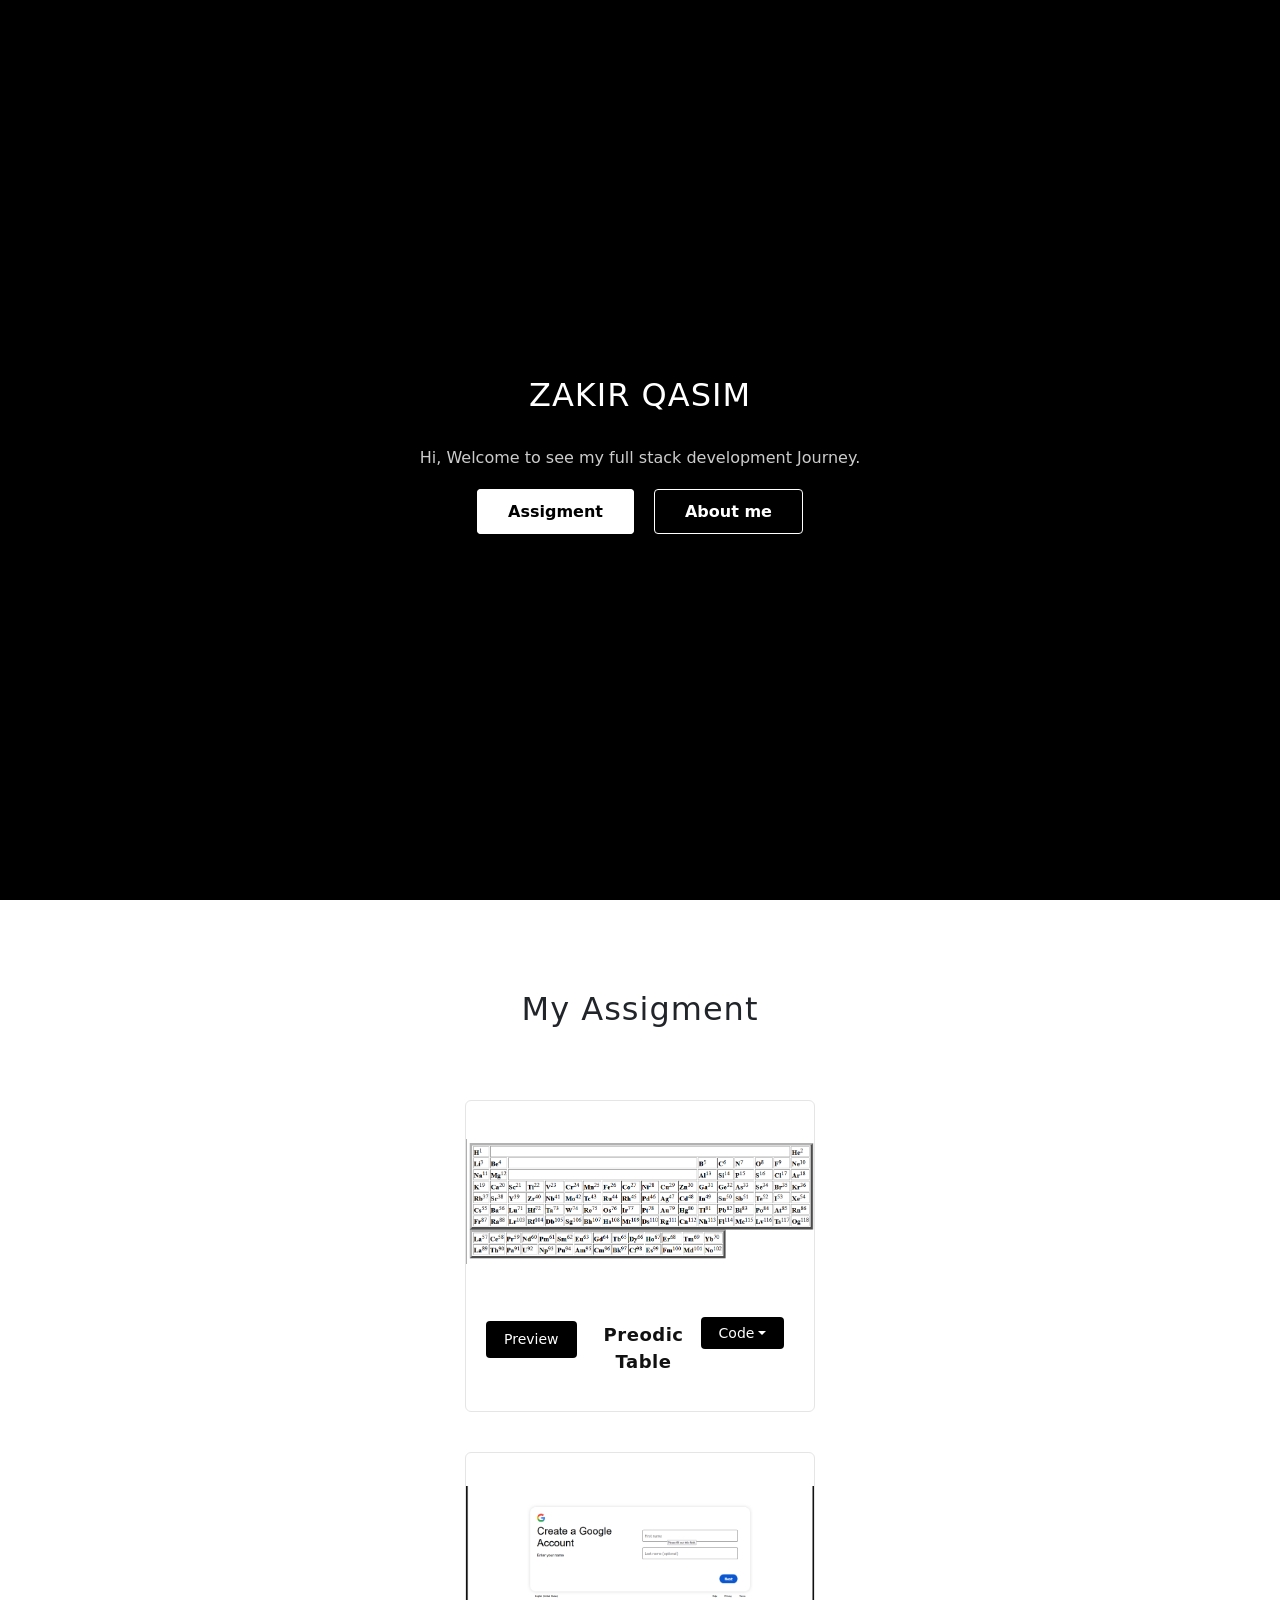
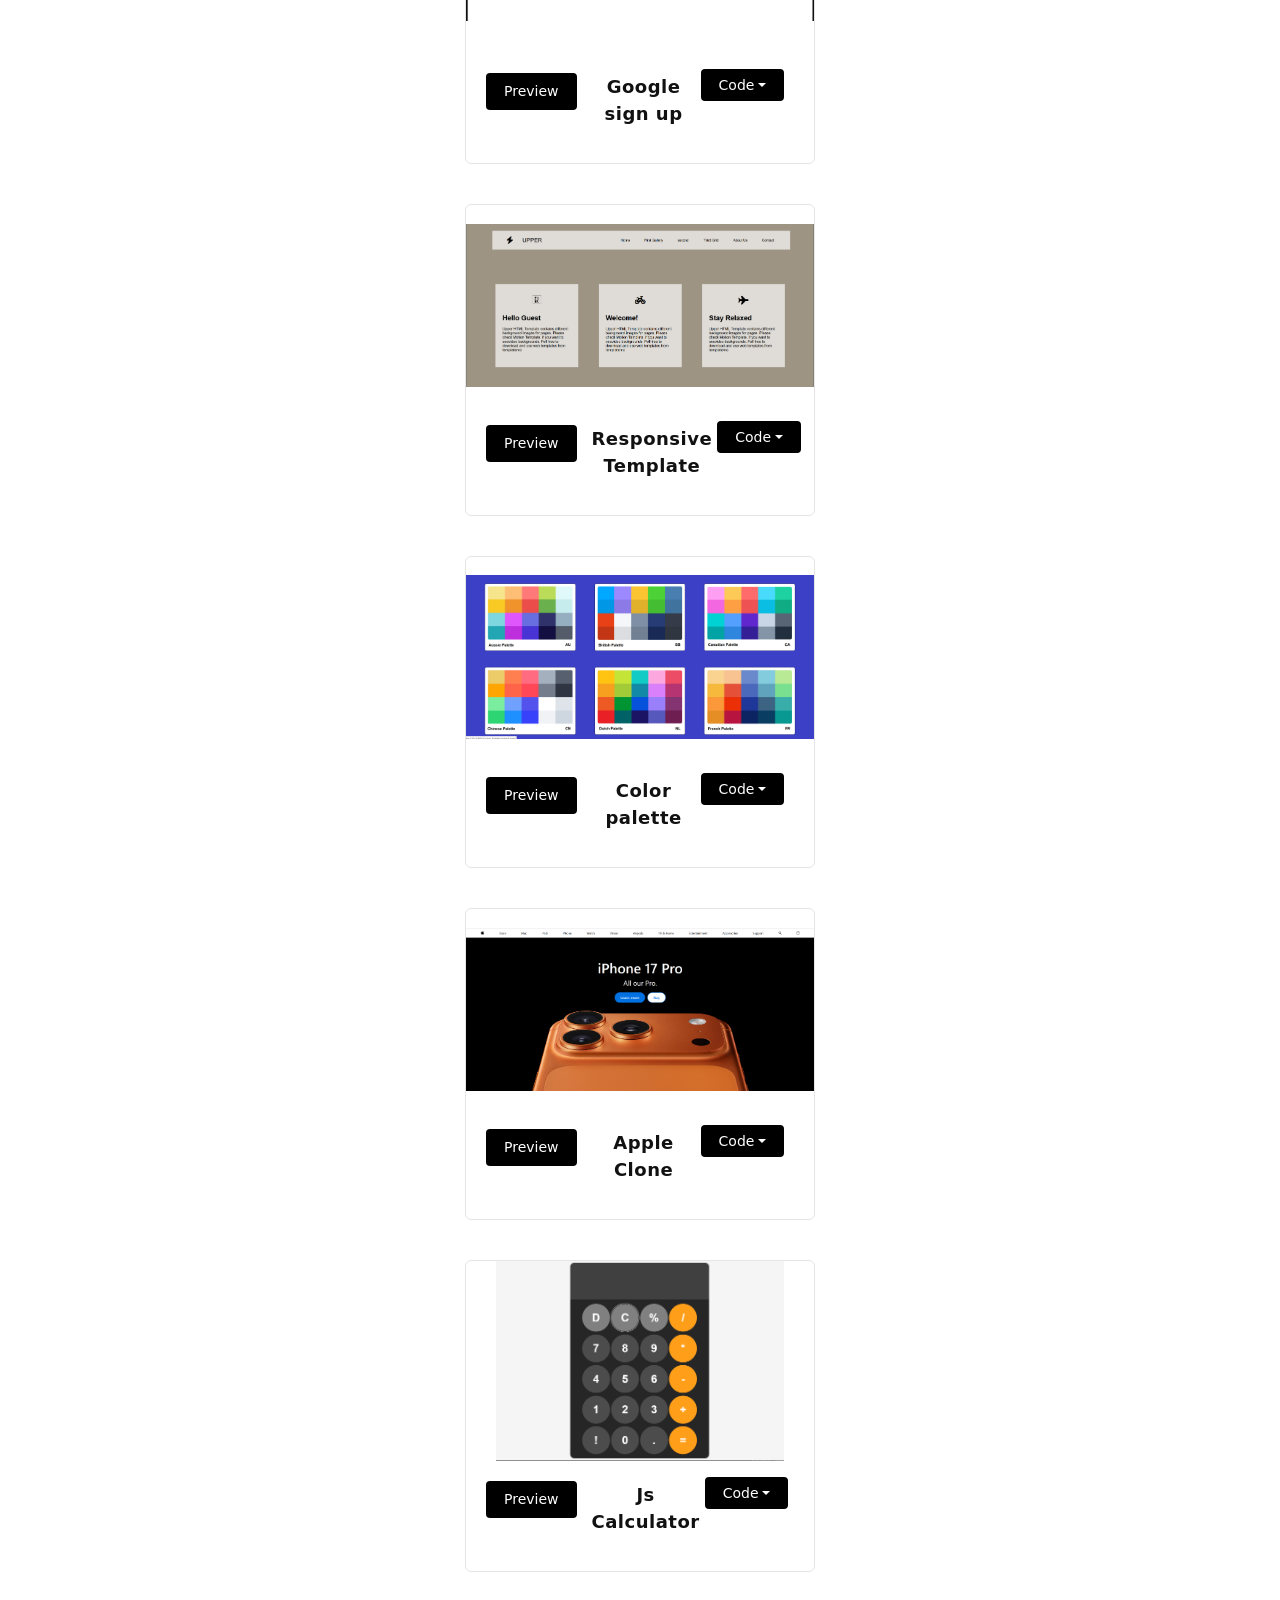
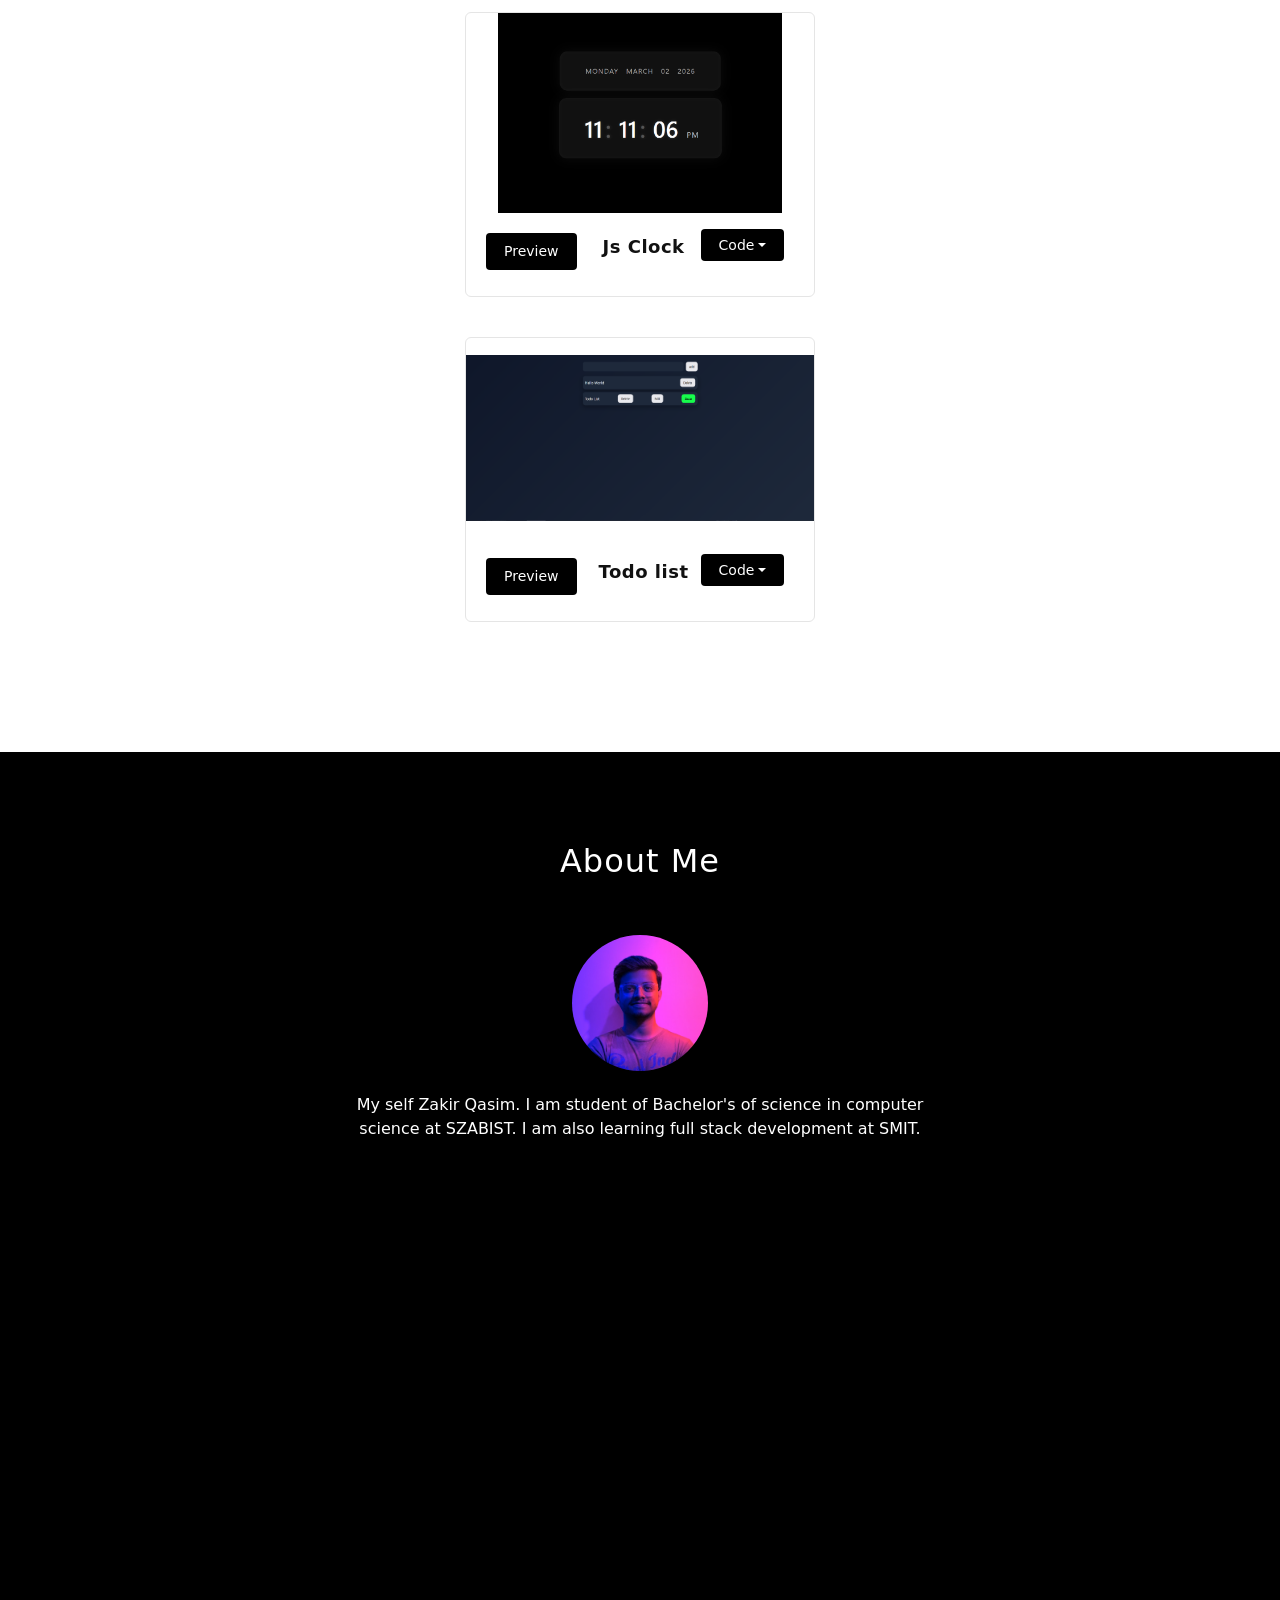
<file: index.html>
<!DOCTYPE html>
<html lang="en">
<head>
    <meta charset="UTF-8">
    <meta name="viewport" content="width=device-width, initial-scale=1.0">
    <title>Portfolio</title>
    <link rel="stylesheet" href="style.css">
    <link href="https://cdn.jsdelivr.net/npm/bootstrap@5.3.2/dist/css/bootstrap.min.css" rel="stylesheet">

</head>
<body>
    <section>

        <h2>ZAKIR QASIM</h2>
        <br>
        <p>Hi, Welcome to see my full stack development Journey.</p>
        <div class="home-button">
            <div>
                <a class="assigment" href="#Assigment">Assigment</a>
            </div>

            <div>
                <a class="about" href="#About">About me</a>
            </div>
        </div>

    </section>

    <section class="assigment-page">
        <h2 id="Assigment">My Assigment</h2>
        <br>

        <div class="project">
            <img src="./asset/Preodic Table.png" alt="Preodic Table">
            <div class="project-content">
                <a href="./assigment/Preodic table/Predoictable.html">Preview</a>
                <p>Preodic Table</p>
                <div class="dropdown">
                    <a class="dropdown-toggle" href="#" role="button" data-bs-toggle="dropdown">Code</a>
                        <ul class="dropdown-menu">
                            <li><a class="dropdown-item" href="./assigment/Preodic table/index.txt">HTML</a></li>
                        </ul>
                </div>

            </div>
        </div>

        <div class="project">
            <img src="./asset/Google sign up.png" alt="">
            <div class="project-content">
                <a href="./assigment/Google sign up/index.html">Preview</a>
                <p>Google sign up</p>
                <div class="dropdown">
                    <a class="dropdown-toggle" href="#" role="button" data-bs-toggle="dropdown">Code</a>
                        <ul class="dropdown-menu">
                            <li><a class="dropdown-item" href="./assigment/Google sign up/index.txt">HTML</a></li>
                                <li><a class="dropdown-item" href="./assigment/Google sign up/style.css">CSS</a></li>
                        </ul>
                </div>
            </div>
        </div>

        <div class="project">
            <img src="./asset/Responsive Template.png" alt="">
            <div class="project-content">
                <a href="./assigment/Resposive Template/index.html">Preview</a>
                <p>Responsive Template</p>
                <div class="dropdown">
                    <a class="dropdown-toggle" href="#" role="button" data-bs-toggle="dropdown">Code</a>
                        <ul class="dropdown-menu">
                            <li><a class="dropdown-item" href="./assigment/Resposive Template/index.txt">HTML</a></li>
                                <li><a class="dropdown-item" href="./assigment/Resposive Template/style.css">CSS</a></li>
                        </ul>
                </div>
            </div>
        </div>

        <div class="project">
            <img src="./asset/Color Paletee.png" alt="">
            <div class="project-content">
                <a href="./assigment/Colors Palette/index.html">Preview</a>
                <p>Color palette</p>
                <div class="dropdown">
                    <a class="dropdown-toggle" href="#" role="button" data-bs-toggle="dropdown">Code</a>
                        <ul class="dropdown-menu">
                            <li><a class="dropdown-item" href="./assigment/Colors Palette/index.txt">HTML1</a></li>
                            <li><a class="dropdown-item" href="./assigment/Colors Palette/index1.txt">HTML2</a></li>
                                <li><a class="dropdown-item" href="./assigment/Colors Palette/style.css">CSS-1</a></li>
                                <li><a class="dropdown-item" href="./assigment/Colors Palette/style1.css">CSS-2</a></li>
                        </ul>
                </div>
            </div>
        </div>

        <div class="project">
            <img src="./asset/Apple.png" alt="">
            <div class="project-content">
                <a href="./assigment/Apple/index.html">Preview</a>
                <p>Apple Clone</p>
                <div class="dropdown">
                    <a class="dropdown-toggle" href="#" role="button" data-bs-toggle="dropdown">Code</a>
                        <ul class="dropdown-menu">
                            <li><a class="dropdown-item" href="./assigment/Apple/index.txt">HTML</a></li>
                                <li><a class="dropdown-item" href="./assigment/Apple/style.css">CSS</a></li>
                        </ul>
                </div>
            </div>
        </div>

        <div class="project">
            <img src="./asset/Js calculator.png" alt="">
            <div class="project-content">
                <a href="./assigment/Js calculator/index.html">Preview</a>
                <p>Js Calculator</p>
                <div class="dropdown">
                    <a class="dropdown-toggle" href="#" role="button" data-bs-toggle="dropdown">Code</a>
                        <ul class="dropdown-menu">
                            <li><a class="dropdown-item" href="./assigment/Js calculator/index.txt">HTML</a></li>
                                <li><a class="dropdown-item" href="./assigment/Js calculator/style.css">CSS</a></li>
                                <li><a class="dropdown-item" href="./assigment/Js calculator/app.js">JAVA</a></li>
                        </ul>
                </div>
            </div>
        </div>

        <div class="project">
            <img src="./asset/Digital Clock.png" alt="">
            <div class="project-content">
                <a href="./assigment/Js Clock/index.html">Preview</a>
                <p>Js Clock</p>
                <div class="dropdown">
                    <a class="dropdown-toggle" href="#" role="button" data-bs-toggle="dropdown">Code</a>
                        <ul class="dropdown-menu">
                            <li><a class="dropdown-item" href="./assigment/Js Clock/index.txt">HTML</a></li>
                                <li><a class="dropdown-item" href="./assigment/Js Clock/style.css">CSS</a></li>
                                <li><a class="dropdown-item" href="./assigment/Js Clock/app.js">JAVA</a></li>
                        </ul>
                </div>
            </div>
        </div>

        <div class="project">
            <img src="./asset/Todo list.png" alt="">
            <div class="project-content">
                <a href="./assigment/Todo List/index.html">Preview</a>
                <p>Todo list</p>
                <div class="dropdown">
                    <a class="dropdown-toggle" href="#" role="button" data-bs-toggle="dropdown">Code</a>
                        <ul class="dropdown-menu">
                            <li><a class="dropdown-item" href="./assigment/Todo List/index.txt">HTML</a></li>
                                <li><a class="dropdown-item" href="./assigment/Todo List/style.css">CSS</a></li>
                                <li><a class="dropdown-item" href="./assigment/Todo List/app.js">JAVA</a></li>
                        </ul>
                </div>
            </div>
        </div>


    </section>


    <section class="about-page">
        <h2 id="About">About Me</h2>
        <br>
        <img src="./asset/Zakir1.jpg" alt="">
        <br>
        <p>My self Zakir Qasim. I am student of Bachelor's of science in computer science at SZABIST. I am also learning full stack development at SMIT.</p>

    </section>


    <script src="https://cdn.jsdelivr.net/npm/bootstrap@5.3.2/dist/js/bootstrap.bundle.min.js"></script>

</body>
</html>
</file>
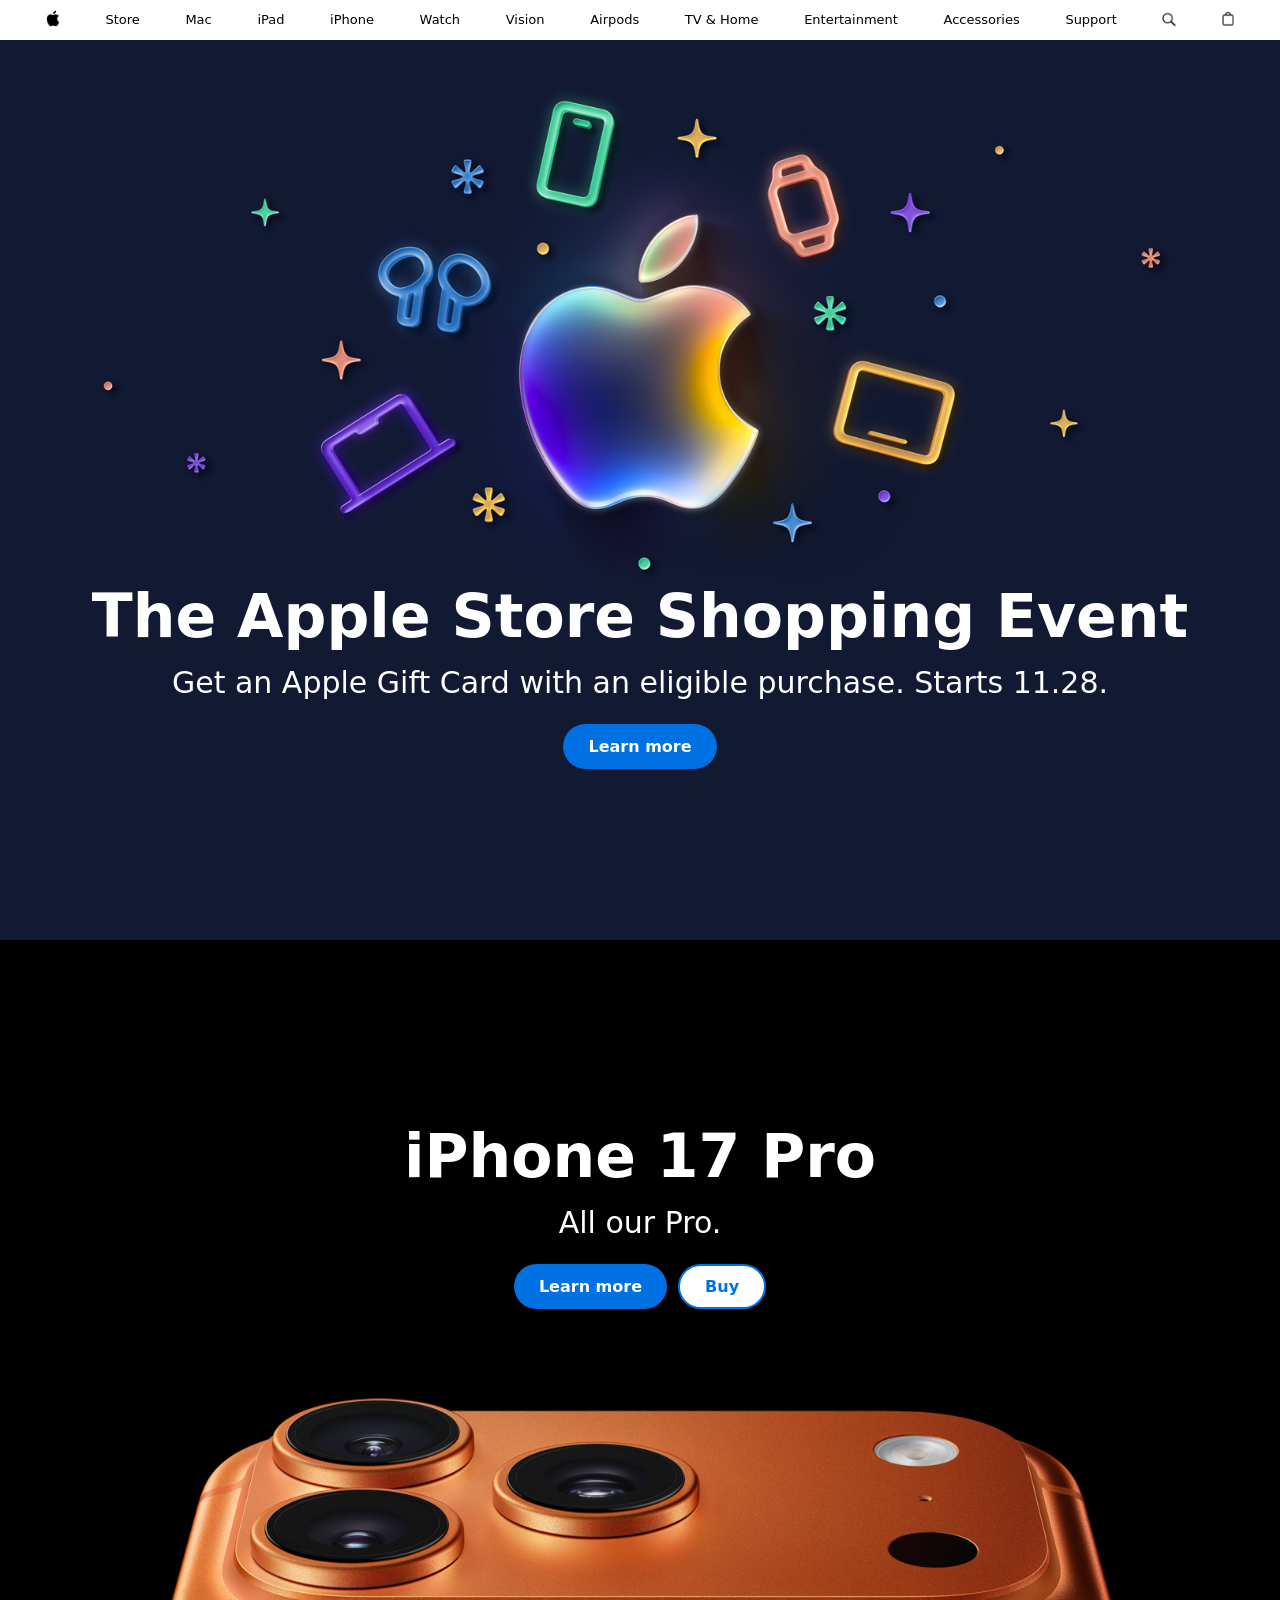
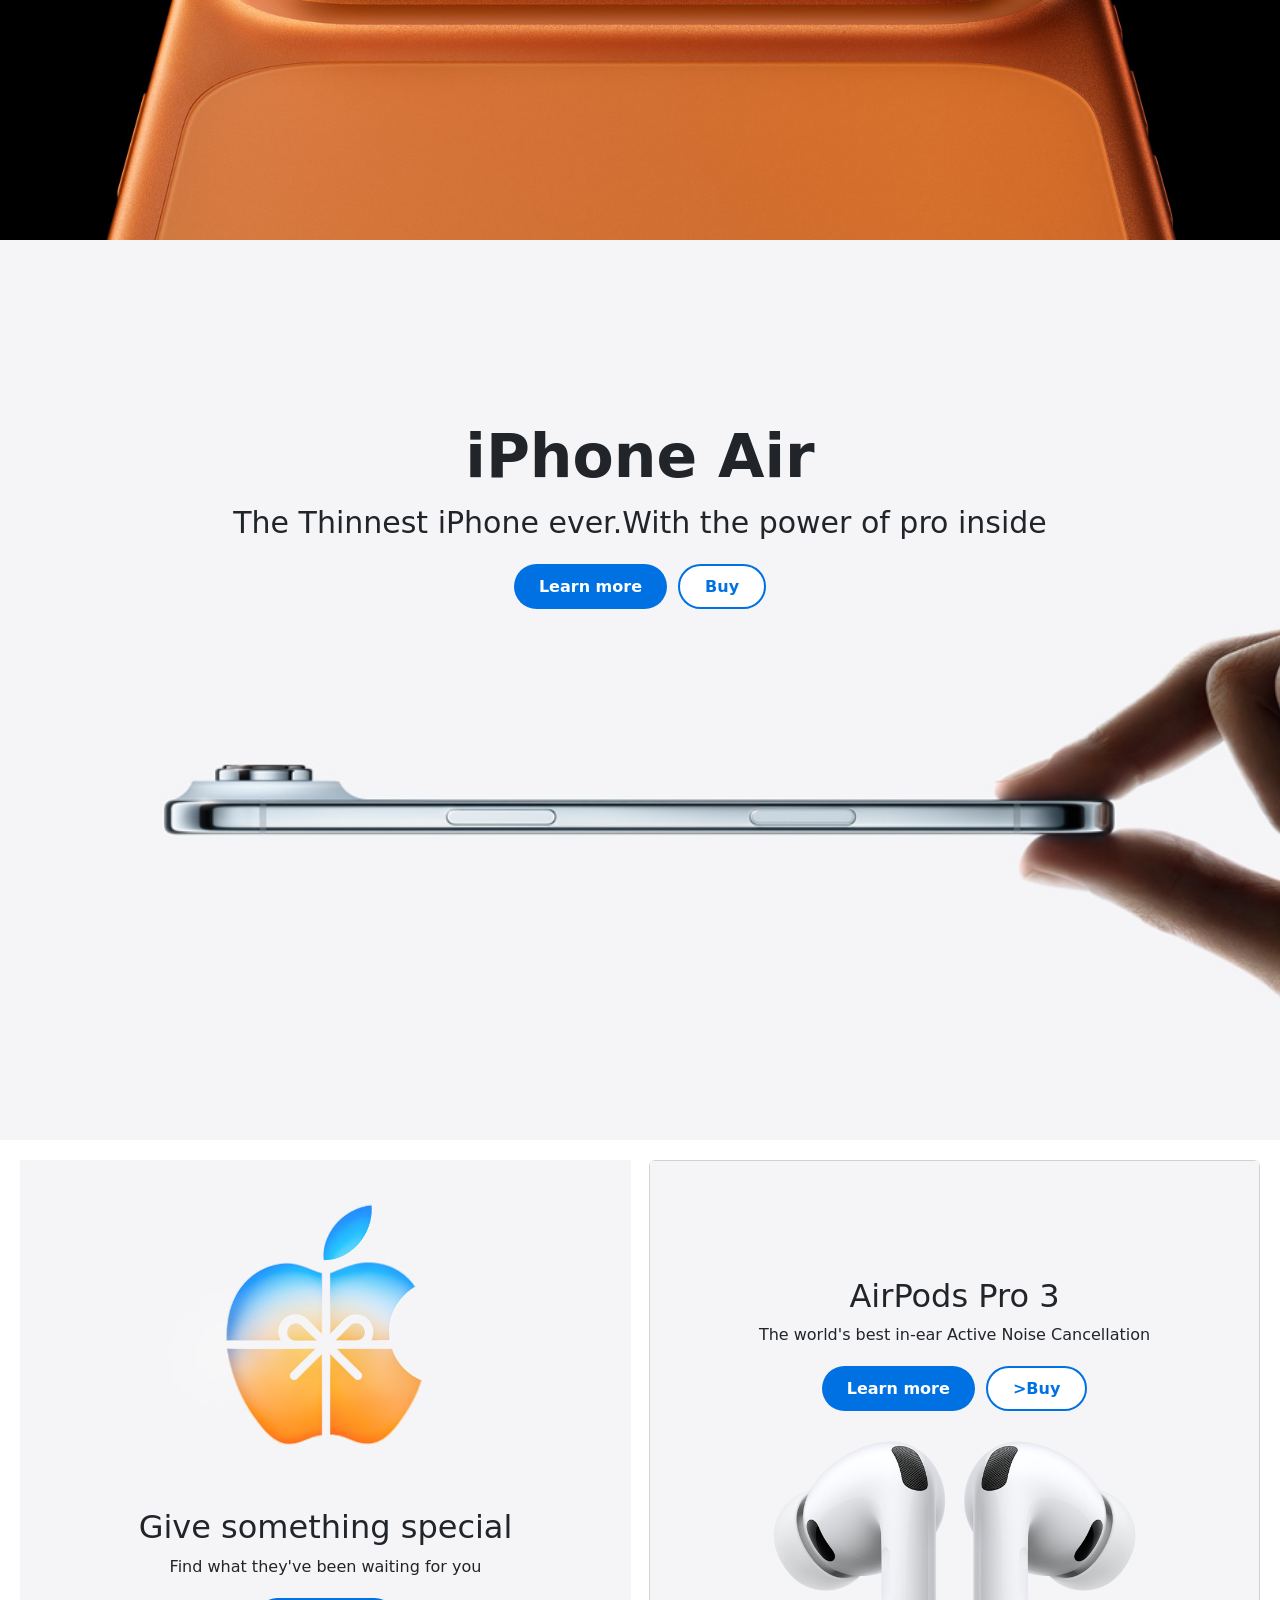
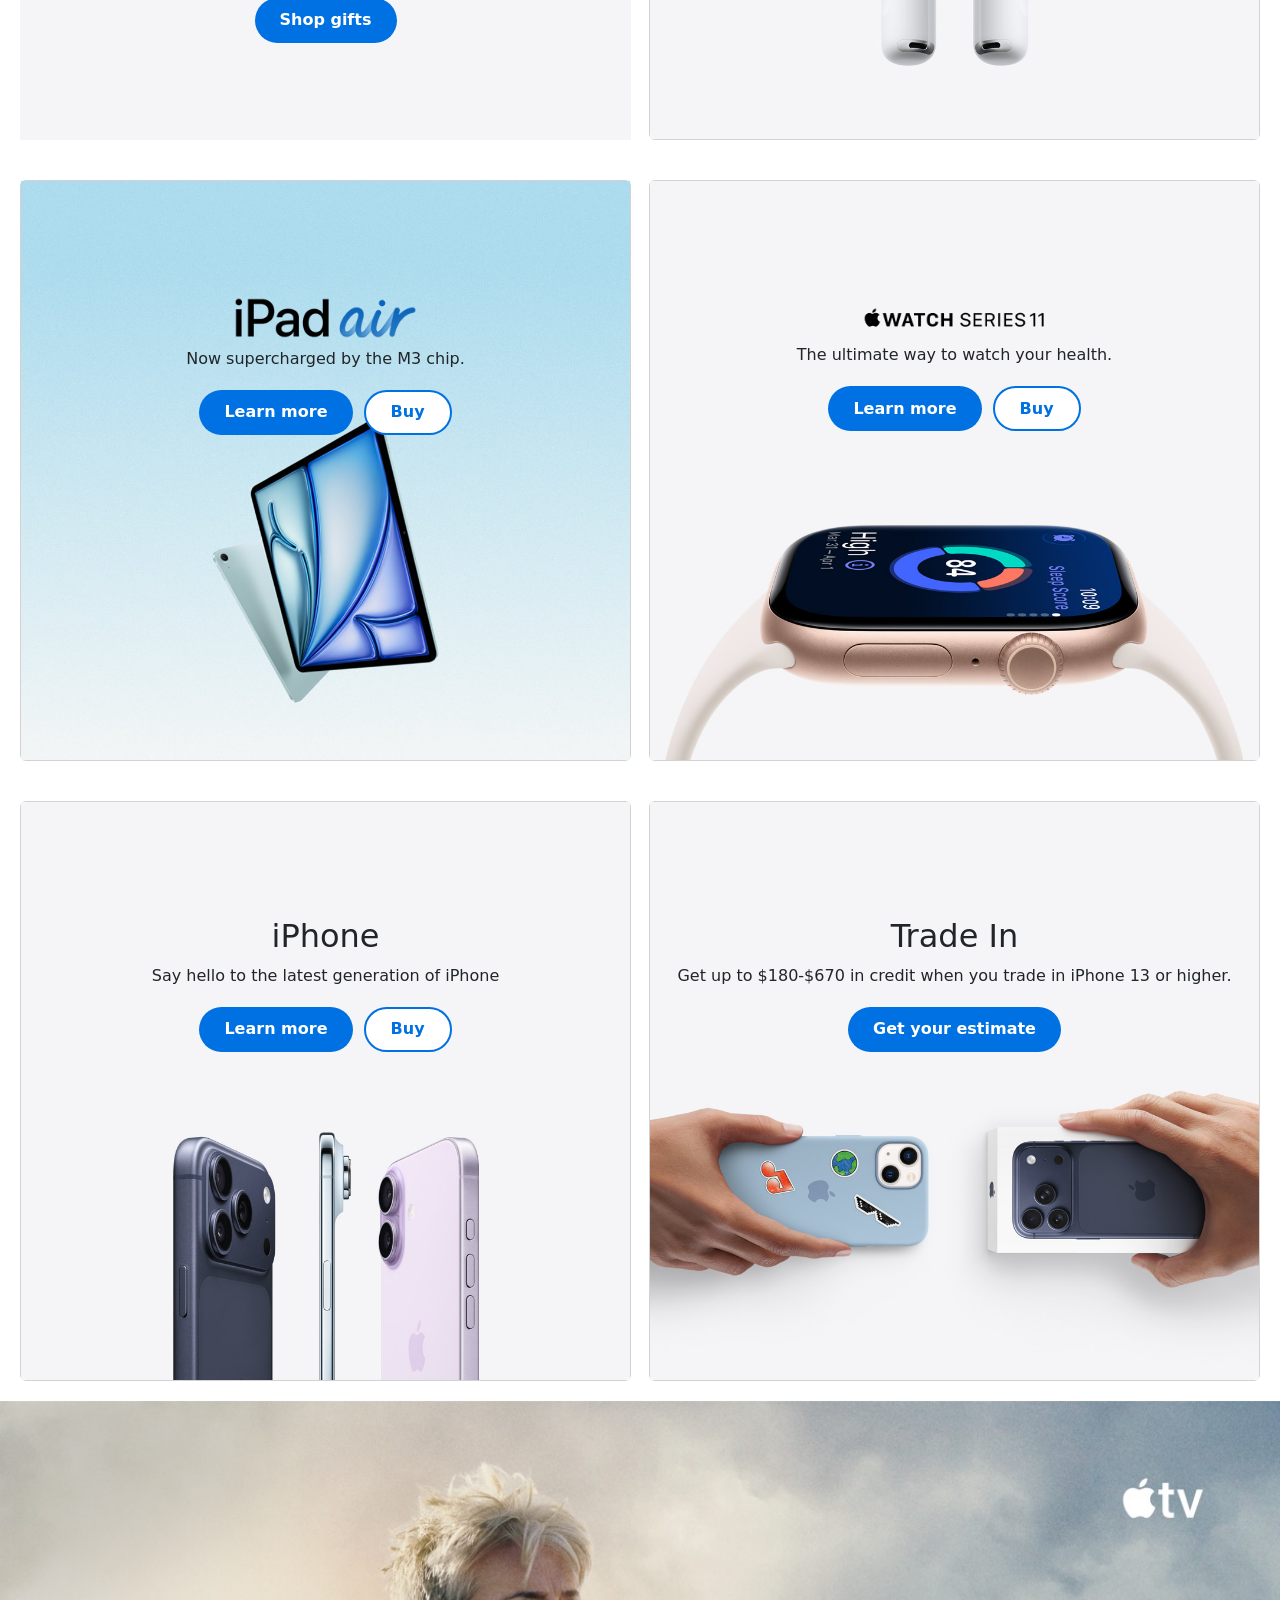
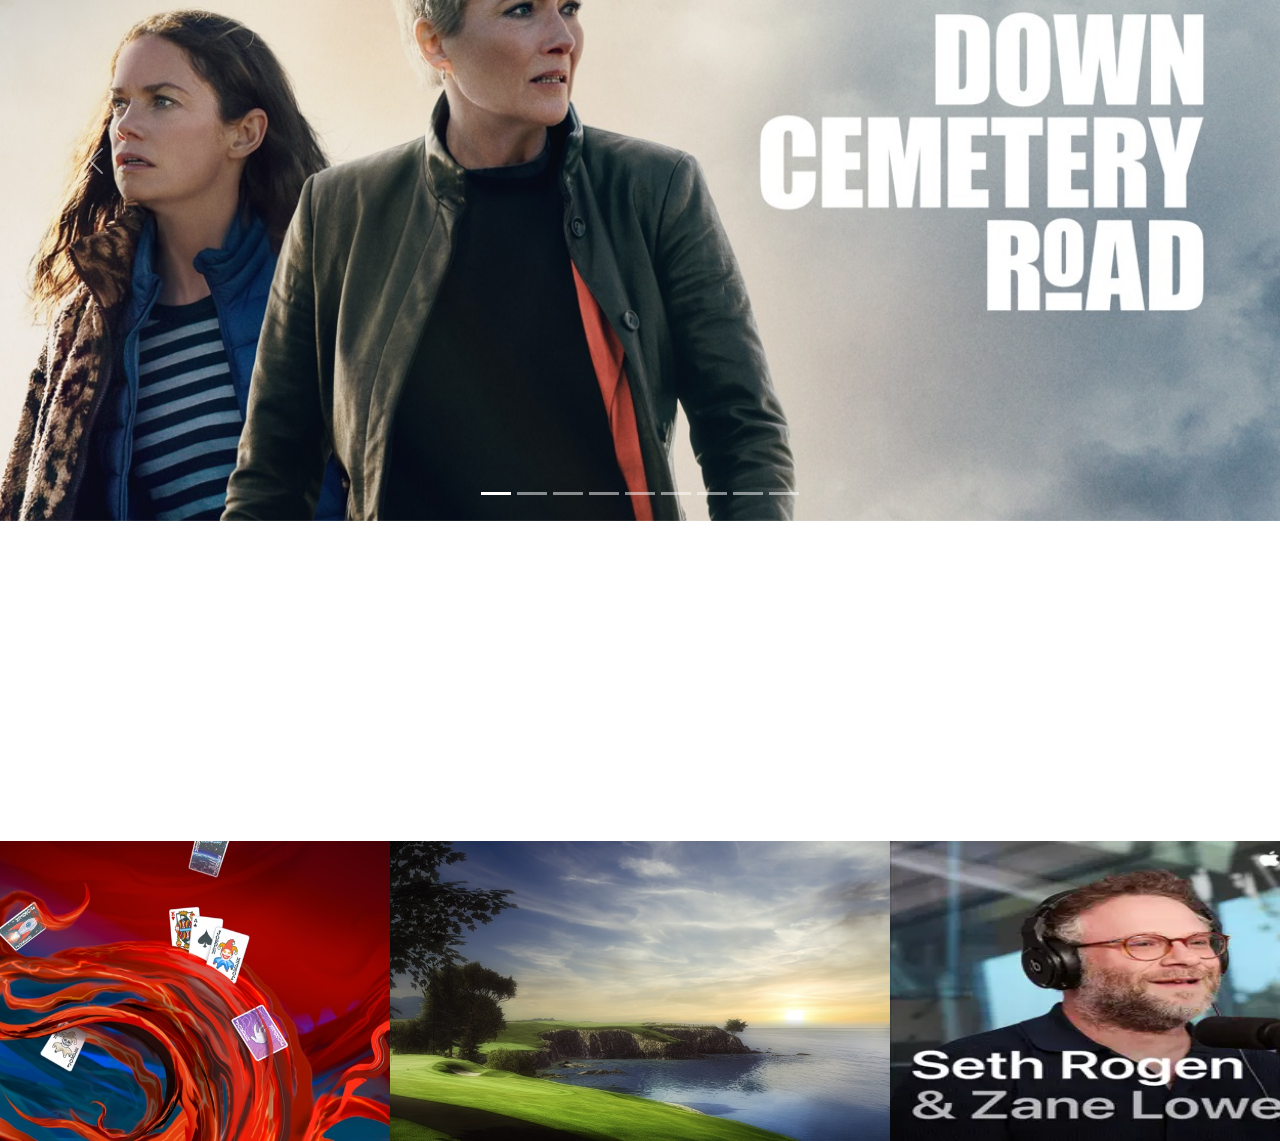
<file: assigment/Apple/index.html>
<!DOCTYPE html>
<html lang="en">
<head>
    <meta charset="UTF-8">
    <meta name="viewport" content="width=device-width, initial-scale=1.0">
    <link rel="stylesheet" href="./style.css">
    <link href="https://cdn.jsdelivr.net/npm/bootstrap@5.3.8/dist/css/bootstrap.min.css" rel="stylesheet" integrity="sha384-sRIl4kxILFvY47J16cr9ZwB07vP4J8+LH7qKQnuqkuIAvNWLzeN8tE5YBujZqJLB" crossorigin="anonymous">
    <title>Apple</title>
</head>
<body>

<div class="nav">
    <a href="#"><img src="./asset/logos/logo.png" alt="" class="nav-icon"></a>
    <a href="#">Store</a>
    <a href="#">Mac</a>
    <a href="#">iPad</a>
    <a href="#">iPhone</a>
    <a href="#">Watch</a>
    <a href="#">Vision</a>
    <a href="#">Airpods</a>
    <a href="#">TV & Home</a>
    <a href="#">Entertainment</a>
    <a href="#">Accessories</a>
    <a href="#">Support</a>
    <a href="#"><img src="./asset/logos/serach.png" alt="" class="nav-icon"></a>
    <a href="#"><img src="./asset/logos/shop.png" alt="" class="nav-icon"></a>
</div>



        <section class="cover1 dark" >
            <a href="#"><img src="./asset/Product Images/hero_ase25__cop938p8rv6u_medium_2x.jpg" alt="Shopping Event"></a>
            <div style="color: white;" class="cover1-content">
            <h2>The Apple Store Shopping Event</h2>
            <p>Get an Apple Gift Card with an eligible purchase. Starts 11.28.</p>
            <a class="btn-blue" href="#">Learn more</a>
            </div>    
        </section>

       <section class="cover dark">
            <a href="#"><img src="./asset/Product Images/hero_iphone_17_pro__bknyzxfk2agi_medium_2x.jpg" alt="17 pro"></a>
            <div style="color: white;" class="cover-content">
            <h2>iPhone 17 Pro</h2>
            <p>All our Pro.</p>
            <a class="btn-blue" href="#">Learn more</a>
            <a class="btn-border" href="#">Buy</a>
            </div>
       </section> 

       <section class="cover light">
            <a href="#"><img src="./asset/Product Images/hero_iphone_air__0gxyavihpiqu_mediumtall.jpg" alt="iphone air"></a>
            <div class="cover-content">
            <h2>iPhone Air</h2>
            <p>The Thinnest iPhone ever.With the power of pro inside</p>
            <a class="btn-blue" href="#">Learn more</a>
            <a class="btn-border" href="#">Buy</a>
            </div>
       </section>
      


    <section class="grid">
      
            <div class="card1">
                <a href="#"><div class="p1"><img src="./asset/Product Images/promo_holiday_2025__d5j0zrzqr6mq_medium_2x.jpg" alt=""></div></a>
                <div class="card1-content">
                <h2>Give something special</h2>
                <p>Find what they've been waiting for you</p>
                <a class="btn-blue" href="#">Shop gifts</a>
                </div>
            </div>

            <div class="card">
                <a href="#"><div class="p2"><img src="./asset/Product Images/promo_airpodspro_3__f6xmza7bglei_medium_2x.jpg" alt="AirPods Pro 3"></div></a>
                <div class="card-content">
                <h2>AirPods Pro 3</h2>
                <p>The world's best in-ear Active Noise Cancellation</p>
                <a class="btn-blue" href="#">Learn more</a>
                <a class="btn-border" href="#">>Buy</a>
                </div>
            </div>    
    
    </section>   
    
    <section class="grid">

        
            <div class="card">
                <a href="#"><div><img src="./asset/Product Images/promo_ipad_air_avail__6i02t7nujr62_medium.jpg" alt="ipad Air"></div></a>
               <div class="card-content">
                <h2><span><img src="./asset/logos/ipadair.png" alt=""></span></h2>
                <p>Now supercharged by the M3 chip.</p>
                <a class="btn-blue" href="#">Learn more</a>
                <a class="btn-border" href="#">Buy</a>
                </div>
            </div>

            <div class="card">
                <a href="#"><div><img src="./asset/Product Images/promo_apple_watch_series_11__b63hxviqvonm_medium_2x.jpg" alt=""></div></a>
                <div class="card-content">
                <h2><img src="./asset/logos/watch-series.png" alt=""></h2>
                <p>The ultimate way to watch your health.</p>
                <a class="btn-blue" href="#">Learn more</a>
                <a class="btn-border" href="#">Buy</a>
                </div>
            </div>
             
    </section>
            
    <section class="grid">

            <div class="card">
                <a href="#"><div><img src="./asset/Product Images/promo_carrier__e0izvxwqosgi_medium_2x.jpg" alt="Deals"></div></a>
                <div class="card-content">
                <h2>iPhone</h2>
                <p>Say hello to the latest generation of iPhone</p>
                <a class="btn-blue" href="#">Learn more</a>
                <a class="btn-border" href="#">Buy</a>
                </div>
            </div>

            <div class="card">
                <a href="#"></a><div><img src="./asset/Product Images/promo_iphone_tradein__bugw15ka691e_medium_2x.jpg" alt="Trade in"></div></a>
                <div class="card-content">
                <h2>Trade In</h2>
                <p>Get up to $180-$670 in credit when you trade in iPhone 13 or higher.</p>
                <a class="btn-blue" href="#">Get your estimate</a>
                <!-- <a class="button8b" href="#"> <span>Buy</span></a> -->
                </div>
            </div>   

    </section>
    
        <section class="caurosel">
            <div id="carouselExampleIndicators" class="carousel slide">
            <div class="carousel-indicators">
                <button type="button" data-bs-target="#carouselExampleIndicators" data-bs-slide-to="0" class="active" aria-current="true" aria-label="Slide 1"></button>
                <button type="button" data-bs-target="#carouselExampleIndicators" data-bs-slide-to="1" aria-label="Slide 2"></button>
                <button type="button" data-bs-target="#carouselExampleIndicators" data-bs-slide-to="2" aria-label="Slide 3"></button>
                <button type="button" data-bs-target="#carouselExampleIndicators" data-bs-slide-to="3" aria-label="Slide 4"></button>
                <button type="button" data-bs-target="#carouselExampleIndicators" data-bs-slide-to="4" aria-label="Slide 5"></button>
                <button type="button" data-bs-target="#carouselExampleIndicators" data-bs-slide-to="5" aria-label="Slide 6"></button>
                <button type="button" data-bs-target="#carouselExampleIndicators" data-bs-slide-to="6" aria-label="Slide 7"></button>
                <button type="button" data-bs-target="#carouselExampleIndicators" data-bs-slide-to="7" aria-label="Slide 8"></button>
                <button type="button" data-bs-target="#carouselExampleIndicators" data-bs-slide-to="8" aria-label="Slide 9"></button>

            </div>
            <div class="carousel-inner">
                <div class="carousel-item active">
                <img src="./asset/Shows/down-cemetry-road.jpeg" class="d-block w-100" alt="...">
                </div>
                <div class="carousel-item">
                <img src="./asset/Shows/loot.jpeg" class="d-block w-100" alt="...">
                </div>
                <div class="carousel-item">
                <img src="./asset/Shows/palm-royale.jpeg" class="d-block w-100" alt="...">
                </div>
                <div class="carousel-item">
                <img src="./asset/Shows/pluribus.jpeg" class="d-block w-100" alt="...">
                </div>
                <div class="carousel-item">
                <img src="./asset/Shows/season-pass.jpeg" class="d-block w-100" alt="...">
                </div>
                <div class="carousel-item">
                <img src="./asset/Shows/slow-heroes.jpeg" class="d-block w-100" alt="...">
                </div>
                <div class="carousel-item">
                <img src="./asset/Shows/the-family-plan-2.jpeg" class="d-block w-100" alt="...">
                </div>
                <div class="carousel-item">
                <img src="./asset/Shows/the-last-frontier.jpeg" class="d-block w-100" alt="...">
                </div>
                <div class="carousel-item">
                <img src="./asset/Shows/the-morning-show.jpeg   " class="d-block w-100" alt="...">
                </div>
            </div>
            <button class="carousel-control-prev" type="button" data-bs-target="#carouselExampleIndicators" data-bs-slide="prev">
                <span class="carousel-control-prev-icon" aria-hidden="true"></span>
                <span class="visually-hidden">Previous</span>
            </button>
            <button class="carousel-control-next" type="button" data-bs-target="#carouselExampleIndicators" data-bs-slide="next">
                <span class="carousel-control-next-icon" aria-hidden="true"></span>
                <span class="visually-hidden">Next</span>
            </button>
            </div>
        </section>
    
    <section class="slider">
        <div><img src="./asset/Fixed pic/Balatro+.jpg" alt="" style="height: 300px; width: 500px;"></div>
        <div><img src="./asset/Fixed pic/PGA-Tour.jpeg" alt="" style="height: 300px; width: 500px;"></div>
        <div><img src="./asset/Fixed pic/Seth-rogen.jpeg" alt="" style="height: 300px; width: 500px;"></div>
    </section>
    




<script src="https://cdn.jsdelivr.net/npm/bootstrap@5.3.8/dist/js/bootstrap.bundle.min.js" integrity="sha384-FKyoEForCGlyvwx9Hj09JcYn3nv7wiPVlz7YYwJrWVcXK/BmnVDxM+D2scQbITxI" crossorigin="anonymous"></script>
</body>
</html>
</file>
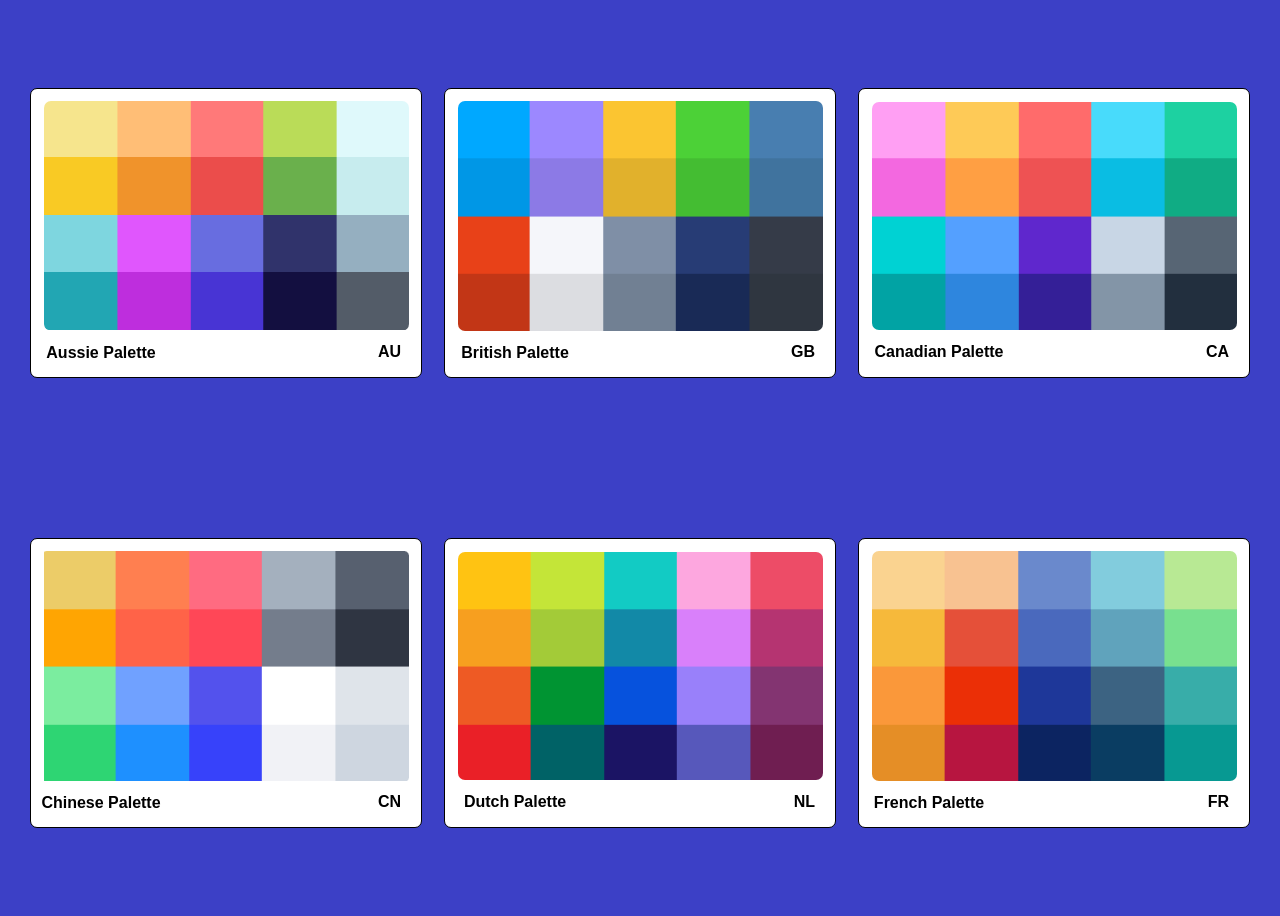
<file: assigment/Colors Palette/index.html>
<!DOCTYPE html>
<html lang="en">
<head>
    <meta charset="UTF-8">
    <meta name="viewport" content="width=device-width, initial-scale=1.0">
    <link rel="stylesheet" href="./style.css">
    <title>Colors Palette</title>
</head>
<body>
<div class="upper">
    <a href="./index1.html"><div class="aussie">
        <img src="./images/image 1.png" style="border-radius: 7px;"> 
       <p>Aussie Palette</p><p class="logo">AU</p> 
    </div></a>
    <a href="./index1.html"><div class="british">
        <img src="./images/image 2.png" style="border-radius: 7px;"> 
        <p>British Palette</p><p class="logo">GB</p> 
    </div></a>
    <a href="./index1.html"><div class="canadian">
        <img src="./images/image 3.png" style="border-radius: 7px;"> 
        <p>Canadian Palette</p><p class="logo">CA</p> 
    </div></a>
</div>

<div class="lower">
    <a href="./index1.html"><div class="chinese" style="border-radius: 7px;">
        <img src="./images/image 4.png"> 
        <p>Chinese Palette</p><p class="logo">CN</p> 
    </div></a>
    <a href="./index1.html"><div class="dutch">
        <img src="./images/image 5.png" style="border-radius: 7px;">     
        <p>Dutch Palette</p><p class="logo">NL</p> 
    </div></a>
    <a href="./index1.html"><div class="french">
        <img src="./images/image 6.png" style="border-radius: 7px;"> 
        <p>French Palette</p><p class="logo">FR</p> 
    </div></a>
</div>    
</body>
</html>
</file>
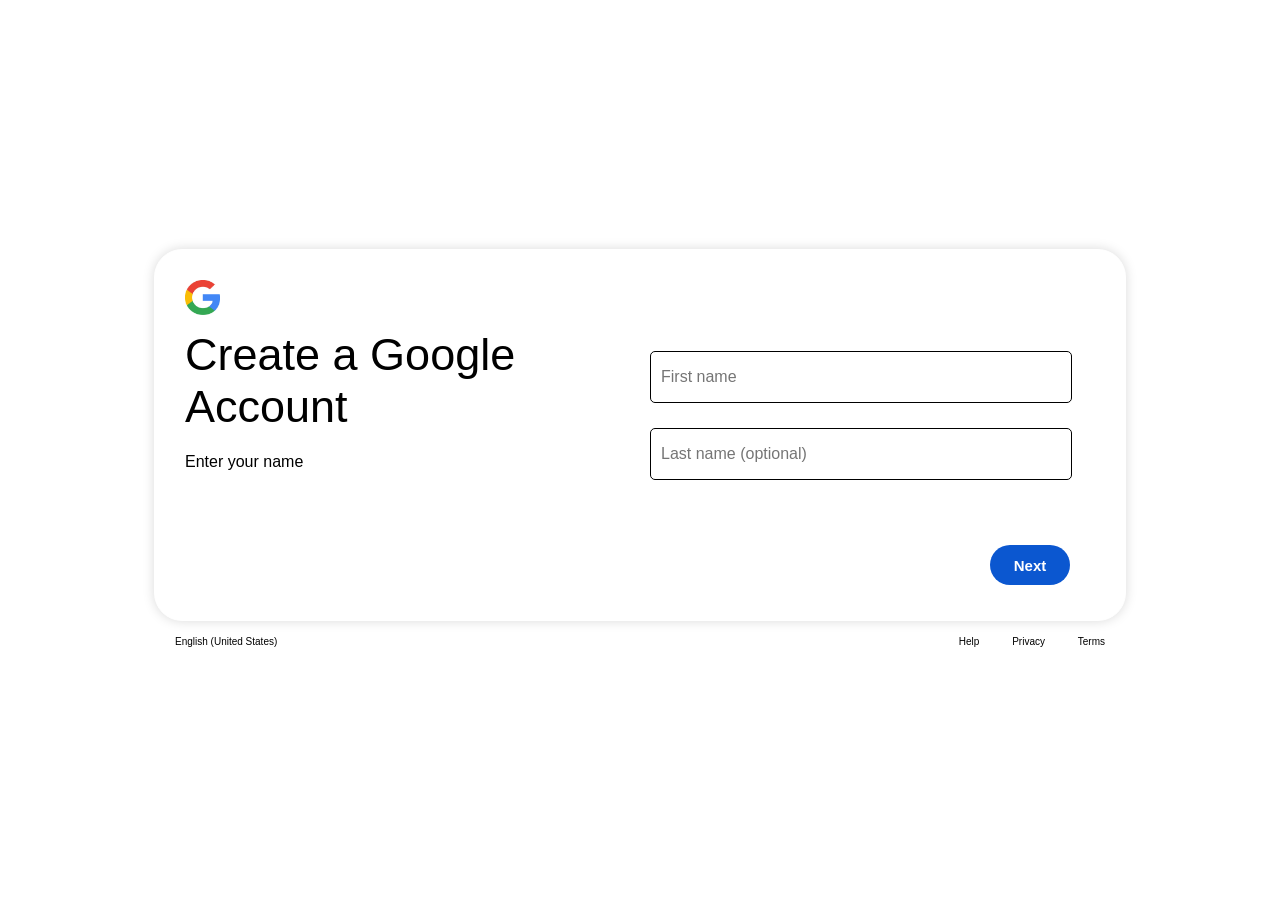
<file: assigment/Google sign up/index.html>
<!DOCTYPE html>
<html lang="en">
<head>
    <meta charset="UTF-8">
    <meta name="viewport" content="width=device-width, initial-scale=1.0">
    <link rel="stylesheet" href="./style.css">
    <title>sign up</title>
</head>
<body>
     <div class="Main-box">
        
        <div class="left">
            <img src="./google1.webp" class="pic">
            <h1 class="text">Create a Google Account</h1>
            <span class="text2">Enter your name </span>
        </div>
        
        <div class="right">
            <input type="email" class="name1" placeholder="First name" required> 
            <input type="text" class="name2" placeholder="Last name (optional)">
            <button class="btn">Next</button> 
        </div>
    </div>

    <div class="footer">
        <div class="left-footer">
            <span>English (United States)</span>
        </div>
        <div class="right-footer">
            <a href="#">Help</a>
            <a href="#">Privacy</a>
            <a href="#">Terms</a>
        </div>
    </div>    
    
   
</body>
</html>
</file>
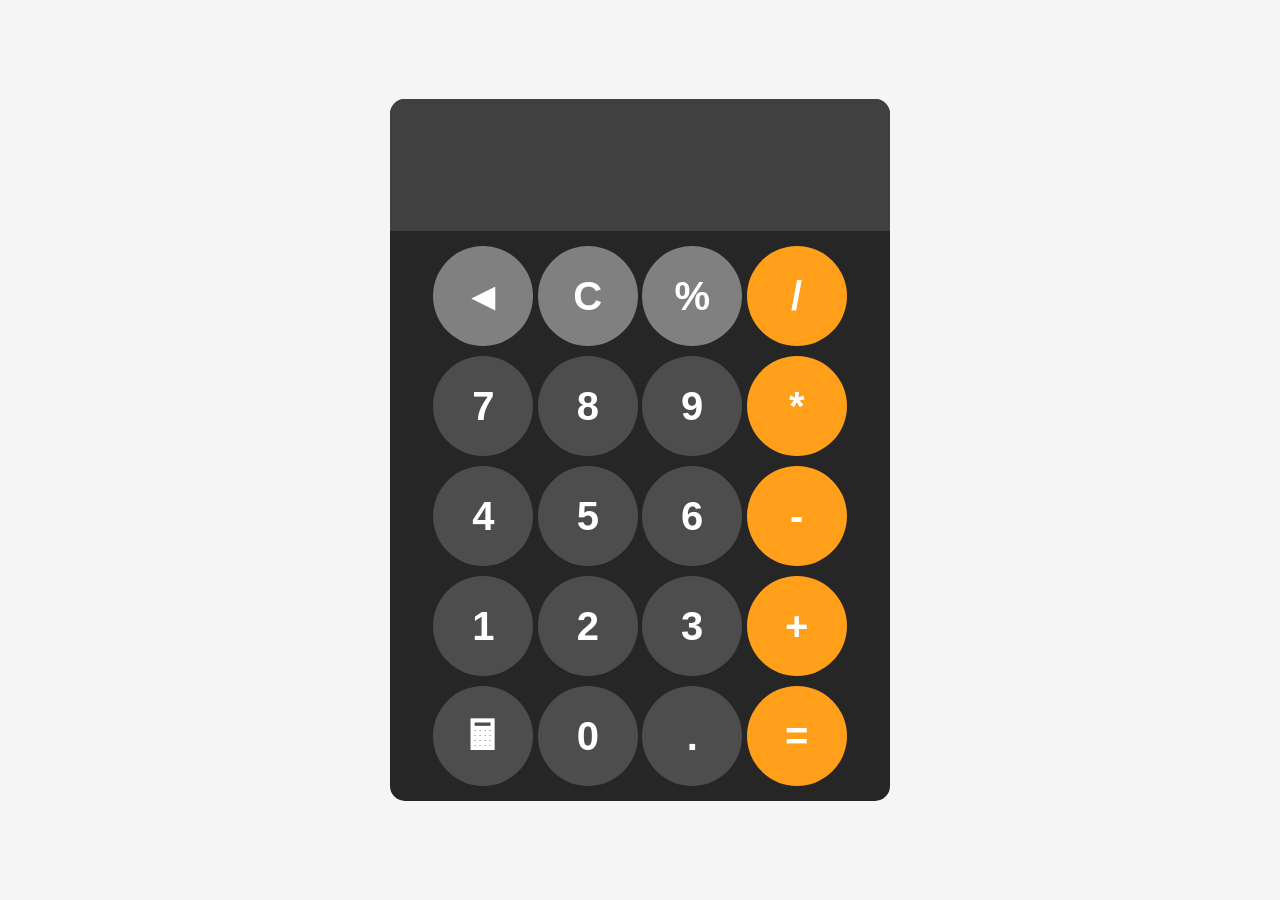
<file: assigment/Js calculator/index.html>
<!DOCTYPE html>
<html lang="en">
<head>
    <meta charset="UTF-8">
    <meta name="viewport" content="width=device-width, initial-scale=1.0">
    <title>Document</title>
    <link rel="stylesheet" href="./style.css">
</head>
<body>
<div id="calculator">
    <input type="text" id="display" readonly>
    <div class="cal-btn">
    <section>
        <button class="fun-btn" onclick="DeleteDisplay()">◄</button>
        <button class="fun-btn" onclick="clearDisplay()">C</button>
        <button class="fun-btn" onclick="ShowDisplay('%')">%</button>
        <button class="opr-btn" onclick="ShowDisplay('/')">/</button>
    </section>

    <section>
        <button onclick="ShowDisplay('7')">7</button>
        <button onclick="ShowDisplay('8')">8</button>
        <button onclick="ShowDisplay('9')">9</button>
        <button class="opr-btn" onclick="ShowDisplay('*')">*</button>
    </section>

    <section>
        <button onclick="ShowDisplay('4')">4</button>
        <button onclick="ShowDisplay('5')">5</button>
        <button onclick="ShowDisplay('6')">6</button>
        <button class="opr-btn" onclick="ShowDisplay('-')">-</button>
    </section>

    <section>
        <button onclick="ShowDisplay('1')">1</button>
        <button onclick="ShowDisplay('2')">2</button>
        <button onclick="ShowDisplay('3')">3</button>
        <button class="opr-btn" onclick="ShowDisplay('+')">+</button>
    </section>

    <section>
        <button>&#x1F5A9</button>
        <button onclick="ShowDisplay('0')">0</button>
        <button onclick="ShowDisplay('.')">.</button>
        <button class="opr-btn" onclick="calculate('=')">=</button>
    </section>
    </div>
</div>
    

    <script src="./app.js"></script>
</body>
</html>
</file>
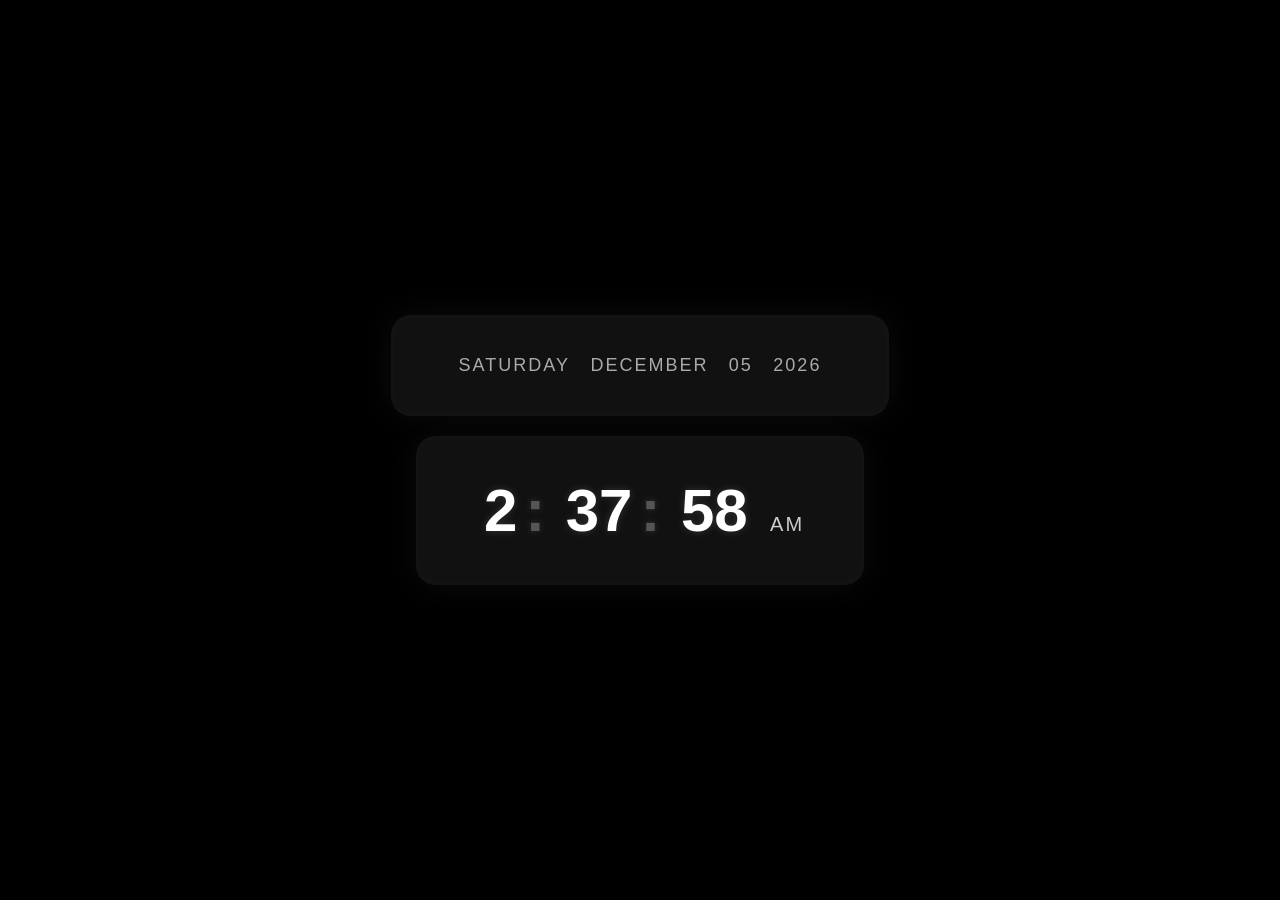
<file: assigment/Js Clock/index.html>
<!DOCTYPE html>
<html lang="en">
<head>
    <meta charset="UTF-8">
    <meta name="viewport" content="width=device-width, initial-scale=1.0">
    <title>Document</title>
    <link rel="stylesheet" href="./style.css">
</head>
<body>
    <div>
        <span id="day">day</span>
        <span id="month">month</span>
        <span id="date">date</span>
        <span id="year">year</span>
    </div>
    <div>
        <span id="hour">hour</span>
        <span id="min">min</span>
        <span id="second">second</span>
        <span id="zone">am/pm</span>
    </div>
    <script src="./app.js"></script>
</body>
</html>
</file>
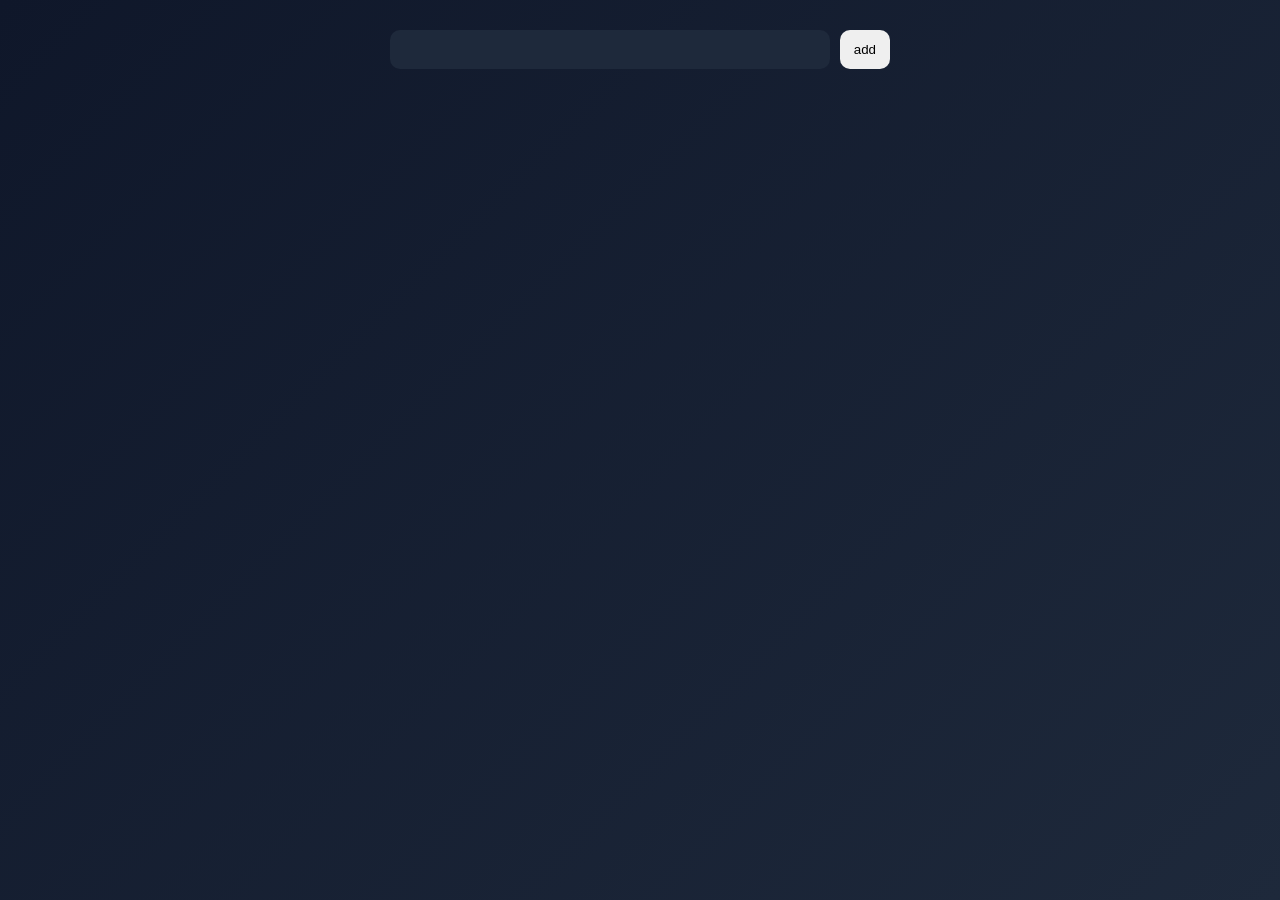
<file: assigment/Todo List/index.html>
<!DOCTYPE html>
<html lang="en">
<head>
    <meta charset="UTF-8">
    <meta name="viewport" content="width=device-width, initial-scale=1.0">
    <title>Todo</title>
    <link rel="stylesheet" href="style.css">

    <style>
        .todo{
            border: 1px solid black;
            padding: 15px;
            margin-top: 10px;
        }
        #todo-parent{
            display: flex;
            flex-direction: column-reverse;
        }
        #update_btn{
            display: none;
        }
        .done{
            background-color: rgb(23, 252, 76);
            text-decoration: line-through;
        }
    </style>
    
    <script defer src="./app.js"></script>
</head>
<body>
    
    <div>
        <input type="text" id="todoInput">
        <button id="addBtn">add</button>
        <button id="updateBtn"  style="display: none;">update</button>
    </div>


    <div id="child2">

    </div>

    
    
</body>
</html>
</file>
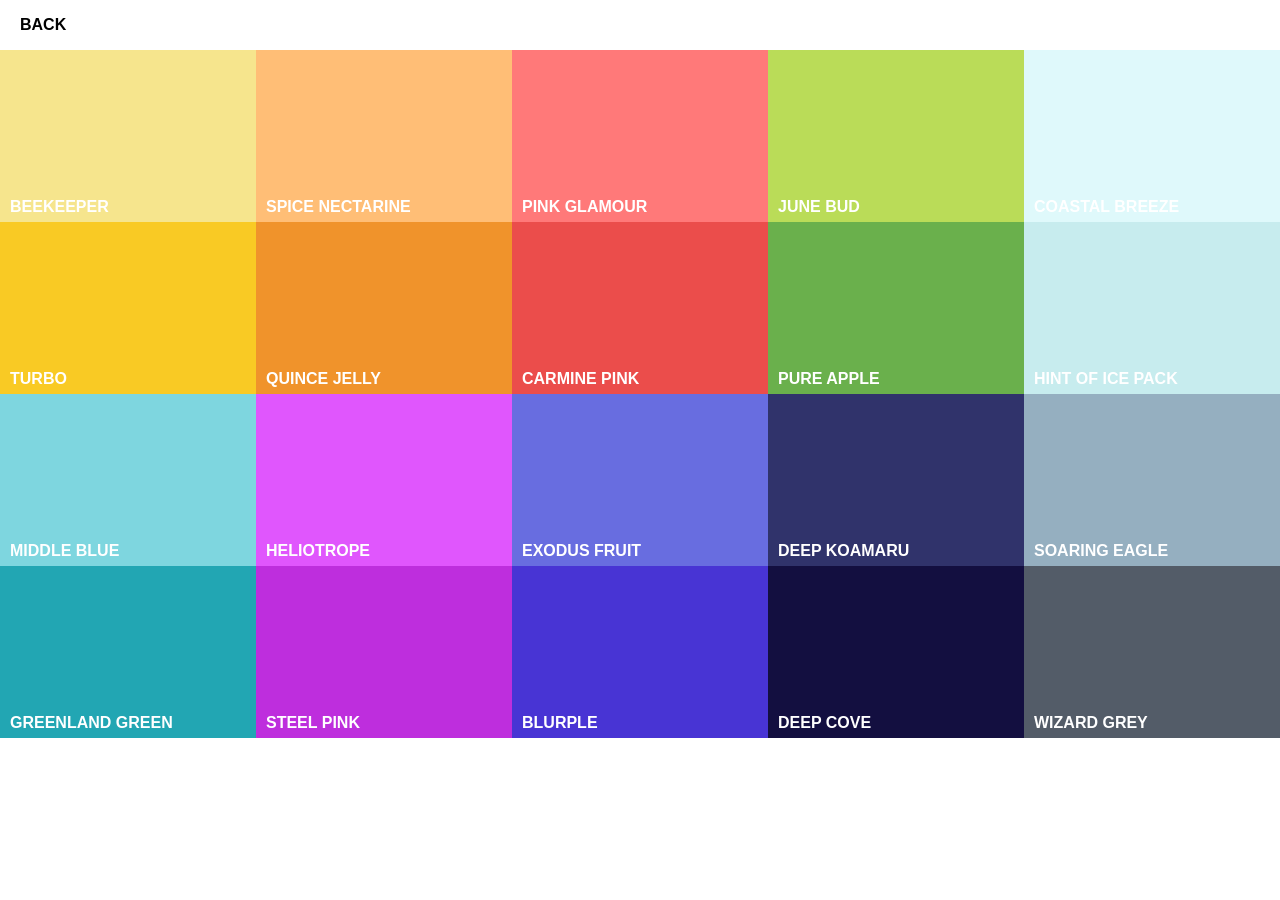
<file: assigment/Colors Palette/index1.html>
<!DOCTYPE html>
<html lang="en">
<head>
    <meta charset="UTF-8">
    <meta name="viewport" content="width=device-width, initial-scale=1.0">
    <link rel="stylesheet" href="style1.css">
    <title>Palette</title>
</head>
<body>
    <div class="nav">
        <div class="left">
            <a class="back" href="./index.html">BACK</a>
        </div>
        <div class="right">
            <a class="on" href="#">SOUND ON</a>
        </div>
    </div>
<div class="container">
    <div class="row">
        <div class="r" style="background-color: #f6e58d;"><p>BEEKEEPER</p></div>
        <div class="r" style="background-color: #ffbe76;"><p>SPICE NECTARINE</p></div>
        <div class="r" style="background-color: #ff7979;"><p>PINK GLAMOUR</p></div>
        <div class="r" style="background-color: #badc58;"><p>JUNE BUD</p></div>
        <div class="r" style="background-color: #dff9fb;"><p>COASTAL BREEZE</p></div>
    </div>

    <div class="row">
        <div class="r" style="background-color:#f9ca24"><p>TURBO</p></div>
        <div class="r" style="background-color:#f0932b"><p>QUINCE JELLY</p></div>
        <div class="r" style="background-color:#eb4d4b"><p>CARMINE PINK</p></div>
        <div class="r" style="background-color:#6ab04c"><p>PURE APPLE</p></div>
        <div class="r" style="background-color:#c7ecee"><p>HINT OF ICE PACK</p></div>
    </div>

    <div class="row">
        <div class="r" style="background-color:#7ed6df"><p>MIDDLE BLUE</p></div>
        <div class="r" style="background-color:#e056fd"><p>HELIOTROPE</p></div>
        <div class="r" style="background-color:#686de0"><p>EXODUS FRUIT</p></div>
        <div class="r" style="background-color:#30336b"><p>DEEP KOAMARU</p></div>
        <div class="r" style="background-color:#95afc0"><p>SOARING EAGLE</p></div>
    </div>
    
    <div class="row">
        <div class="r" style="background-color:#22a6b3"><p>GREENLAND GREEN</p></div>
        <div class="r" style="background-color:#be2edd"><p>STEEL PINK</p></div>
        <div class="r" style="background-color:#4834d4"><p>BLURPLE</p></div>
        <div class="r" style="background-color:#130f40"><p>DEEP COVE</p></div>
        <div class="r" style="background-color:#535c68"><p>WIZARD GREY</p></div>
    </div>
</div>
</body>
</html>
</file>
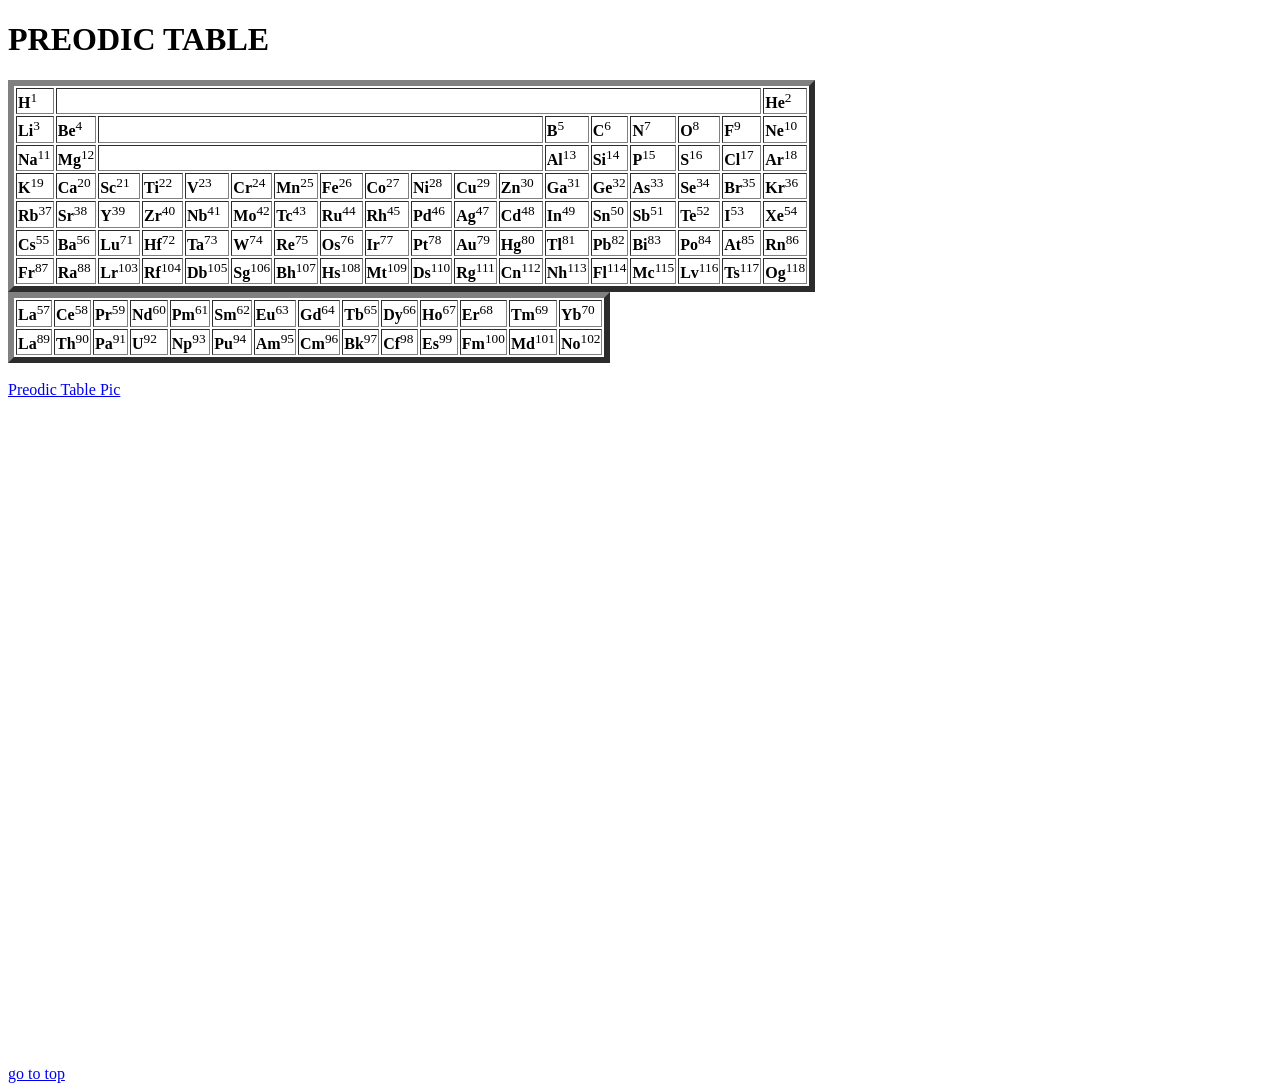
<file: assigment/Preodic table/Predoictable.html>
<!DOCTYPE html>
<html lang="en">
<head>
    <title>PREODIC TABLE</title>
</head>
<body>
<p>
<h1 id="1">PREODIC TABLE</h1>
</p>
    <table border="6">
        <tr>
            <td><b>H</b><sup>1</sup></td>
            <td colspan="16"></td>
            <td><b>He</b><sup>2</sup></td>
        </tr>
        <tr>
            <td><b>Li</b><sup>3</sup></td>
            <td><b>Be</b><sup>4</sup></td>
            <td colspan="10"></td>
            <td><b>B</b><sup>5</sup></td>
            <td><b>C</b><sup>6</sup></td>
            <td><b>N</b><sup>7</sup></td>
            <td><b>O</b><sup>8</sup></td>
            <td><b>F</b><sup>9</sup></td>
            <td><b>Ne</b><sup>10</sup></td>
        </tr>
        <tr>
            <td><b>Na</b><sup>11</sup></td>
            <td><b>Mg</b><sup>12</sup></td>
            <td colspan="10"></td>
            <td><b>Al</b><sup>13</sup></td>
            <td><b>Si</b><sup>14</sup></td>
            <td><b>P</b><sup>15</sup></td>
            <td><b>S</b><sup>16</sup></td>
            <td><b>Cl</b><sup>17</sup></td>
            <td><b>Ar</b><sup>18</sup></td>
        </tr>
        <tr>
            <td><b>K</b><sup>19</sup></td>
            <td><b>Ca</b><sup>20</sup></td>
            <td><b>Sc</b><sup>21</sup></td>
            <td><b>Ti</b><sup>22</sup></td>
            <td><b>V</b><sup>23</sup></td>
            <td><b>Cr</b><sup>24</sup></td>
            <td><b>Mn</b><sup>25</sup></td>
            <td><b>Fe</b><sup>26</sup></td>
            <td><b>Co</b><sup>27</sup></td>
            <td><b>Ni</b><sup>28</sup></td>
            <td><b>Cu</b><sup>29</sup></td>
            <td><b>Zn</b><sup>30</sup></td>
            <td><b>Ga</b><sup>31</sup></td>
            <td><b>Ge</b><sup>32</sup></td>
            <td><b>As</b><sup>33</sup></td>
            <td><b>Se</b><sup>34</sup></td>
            <td><b>Br</b><sup>35</sup></td>
            <td><b>Kr</b><sup>36</sup></td>
        </tr>
        <tr>
            <td><b>Rb</b><sup>37</sup></td>
            <td><b>Sr</b><sup>38</sup></td>
            <td><b>Y</b><sup>39</sup></td>
            <td><b>Zr</b><sup>40</sup></td>
            <td><b>Nb</b><sup>41</sup></td>
            <td><b>Mo</b><sup>42</sup></td>
            <td><b>Tc</b><sup>43</sup></td>
            <td><b>Ru</b><sup>44</sup></td>
            <td><b>Rh</b><sup>45</sup></td>
            <td><b>Pd</b><sup>46</sup></td>
            <td><b>Ag</b><sup>47</sup></td>
            <td><b>Cd</b><sup>48</sup></td>
            <td><b>In</b><sup>49</sup></td>
            <td><b>Sn</b><sup>50</sup></td>
            <td><b>Sb</b><sup>51</sup></td>
            <td><b>Te</b><sup>52</sup></td>
            <td><b>I</b><sup>53</sup></td>
            <td><b>Xe</b><sup>54</sup></td>
        </tr>
        <tr>
            <td><b>Cs</b><sup>55</sup></td>
            <td><b>Ba</b><sup>56</sup></td>
            <td><b>Lu</b><sup>71</sup></td>
            <td><b>Hf</b><sup>72</sup></td>
            <td><b>Ta</b><sup>73</sup></td>
            <td><b>W</b><sup>74</sup></td>
            <td><b>Re</b><sup>75</sup></td>
            <td><b>Os</b><sup>76</sup></td>
            <td><b>Ir</b><sup>77</sup></td>
            <td><b>Pt</b><sup>78</sup></td>
            <td><b>Au</b><sup>79</sup></td>
            <td><b>Hg</b><sup>80</sup></td>
            <td><b>Tl</b><sup>81</sup></td>
            <td><b>Pb</b><sup>82</sup></td>
            <td><b>Bi</b><sup>83</sup></td>
            <td><b>Po</b><sup>84</sup></td>
            <td><b>At</b><sup>85</sup></td>
            <td><b>Rn</b><sup>86</sup></td>
        </tr>
        <tr>
            <td><b>Fr</b><sup>87</sup></td>
            <td><b>Ra</b><sup>88</sup></td>
            <td><b>Lr</b><sup>103</sup></td>
            <td><b>Rf</b><sup>104</sup></td>
            <td><b>Db</b><sup>105</sup></td>
            <td><b>Sg</b><sup>106</sup></td>
            <td><b>Bh</b><sup>107</sup></td>
            <td><b>Hs</b><sup>108</sup></td>
            <td><b>Mt</b><sup>109</sup></td>
            <td><b>Ds</b><sup>110</sup></td>
            <td><b>Rg</b><sup>111</sup></td>
            <td><b>Cn</b><sup>112</sup></td>
            <td><b>Nh</b><sup>113</sup></td>
            <td><b>Fl</b><sup>114</sup></td>
            <td><b>Mc</b><sup>115</sup></td>
            <td><b>Lv</b><sup>116</sup></td>
            <td><b>Ts</b><sup>117</sup></td>
            <td><b>Og</b><sup>118</sup></td>
        </tr>
        
    </table>
    <table border="6">
        <tr>
            <td><b>La</b><sup>57</sup></td>
            <td><b>Ce</b><sup>58</sup></td>
            <td><b>Pr</b><sup>59</sup></td>
            <td><b>Nd</b><sup>60</sup></td>
            <td><b>Pm</b><sup>61</sup></td>
            <td><b>Sm</b><sup>62</sup></td>
            <td><b>Eu</b><sup>63</sup></td>
            <td><b>Gd</b><sup>64</sup></td>
            <td><b>Tb</b><sup>65</sup></td>
            <td><b>Dy</b><sup>66</sup></td>
            <td><b>Ho</b><sup>67</sup></td>
            <td><b>Er</b><sup>68</sup></td>
            <td><b>Tm</b><sup>69</sup></td>
            <td><b>Yb</b><sup>70</sup></td>
        </tr>
        <tr>
            <td><b>La</b><sup>89</sup></td>
            <td><b>Th</b><sup>90</sup></td>
            <td><b>Pa</b><sup>91</sup></td>
            <td><b>U</b><sup>92</sup></td>
            <td><b>Np</b><sup>93</sup></td>
            <td><b>Pu</b><sup>94</sup></td>
            <td><b>Am</b><sup>95</sup></td>
            <td><b>Cm</b><sup>96</sup></td>
            <td><b>Bk</b><sup>97</sup></td>
            <td><b>Cf</b><sup>98</sup></td>
            <td><b>Es</b><sup>99</sup></td>
            <td><b>Fm</b><sup>100</sup></td>
            <td><b>Md</b><sup>101</sup></td>
            <td><b>No</b><sup>102</sup></td>
        </tr>
    </table>
    <br>
    <a href="./Pic.html"> Preodic Table Pic </a>
    <br>
    <br>
    <br>
    <br>
    <br>
    <br>
    <br>
    <br>
    <br>
    <br>
    <br>
    <br>
    <br>
    <br>
    <br>
    <br>
    <br>
    <br>
    <br>
    <br>
    <br>
    <br>
    <br>
    <br>
    <br>
    <br>
    <br>
    <br>
    <br>
    <br>
    <br>
    <br>
    <br>
    <br>
    <br>
    <br>
    <br>
    <br>
    <a href="#1">go to top</a>
</body>
</html>
</file>
<file: style.css>
* {
    margin: 0;
    padding: 0;
    box-sizing: border-box;
}

html {
    scroll-behavior: smooth;
}

body {
    font-family: "Helvetica Neue", Arial, sans-serif;
    background-color: #ffffff;
    color: #111;
    line-height: 1.6;
}

section {
    padding: 90px 10%;
    text-align: center;
}

h2 {
    font-size: 34px;
    font-weight: 700;
    margin-bottom: 20px;
    letter-spacing: 1px;
}

p {
    color: #444;
}

section:first-of-type {
    height: 100vh;
    display: flex;
    flex-direction: column;
    justify-content: center;
    background: #000;
    color: #fff;
}

section:first-of-type p {
    color: #ccc;
    margin-bottom: 30px;
}

.home-button {
    display: flex;
    justify-content: center;
    gap: 20px;
}

.home-button a {
    text-decoration: none;
    padding: 12px 30px;
    border-radius: 4px;
    font-weight: 600;
    transition: all 0.3s ease;
    border: 1px solid #fff;
}

.assigment {
    background: #fff;
    color: #000;
}

.about {
    background: transparent;
    color: #fff;
}

.home-button a:hover {
    background: #fff;
    color: #000;
}

.project {
    background: #fff;
    max-width: 350px;
    margin: 40px auto;
    border: 1px solid #e5e5e5;
    border-radius: 6px;
    overflow: hidden;
    transition: all 0.3s ease;
}

.project:hover {
    box-shadow: 0 15px 40px rgba(0,0,0,0.08);
    transform: translateY(-5px);
}

.project img {
    width: 100%;
    height: 200px;
    object-fit:contain;
}

.project-content {
    padding: 20px;
    display: flex;
    justify-content: space-between;
}

.project-content {
    padding: 20px;
    display: flex;
    gap: 5px;
}

.project-content p {
    font-size: 18px;
    font-weight: 600;
    color: #111;
    letter-spacing: 0.5px;
}

.project-content a {
    text-decoration: none;
    padding: 8px 18px;
    background: #000;
    color: #fff;
    border-radius: 4px;
    font-size: 14px;
    transition: 0.3s ease;
    width:fit-content;
}

.project-content a:first-of-type {
    margin-right: 10px;
}

.project-content {
    align-items: flex-start;
}

.project-content a:hover {
    background: #333;
}

.about-page{
    height: 100vh;
    background-color: #000;
    color: #fff;
}
section:last-of-type img {
    width: 140px;
    height: 140px;
    border-radius: 50%;
    object-fit: cover;
    margin: 20px 0;
    border: 2px solid #000;
}

section:last-of-type p {
    max-width: 600px;
    margin: 0 auto;
    font-size: 16px;
    color: #fff;
}

@media (max-width: 768px) {

    section {
        padding: 70px 6%;
    }

    .home-button {
        flex-direction: column;
        gap: 15px;
    }

    h2 {
        font-size: 26px;
    }
}

@media (max-width: 480px) {

    section:first-of-type {
        padding: 40px 5%;
    }

    h2 {
        font-size: 22px;
    }

    .project {
        max-width: 100%;
    }

    .project-content {
        flex-direction: column;
        gap: 10px;
    }
}
</file>
<file: assigment/Apple/style.css>
*{
box-sizing: border-box;
}
.nav{
    height: 40px;
    display: flex;
    justify-content: space-evenly;
    align-items: center;
    background-color: white;
    color: black; 
    text-decoration: none; 
    font-size: 13px;
    position: sticky;
    top: 0;
    z-index: 1000;  
}

.nav-icon{
    height: 40px;
}
.nav>a:hover{
    color: black;
}
.nav>a{
    text-decoration: none;
    color: black;
}




body{
    margin: 0;
    font-family: Arial, Helvetica, sans-serif;
    overflow-x: hidden;
}





.caurosel{
    height: 100vh;
    width: 100%;
    object-fit: cover;
}
.slider{
    display: flex;
    align-items: center;
    justify-content: center;
    margin-top: 140px;
}


.cover1{
    position: relative;
    height: 100vh;
    width: 100%;
}
.cover1>a>img{
    height: 100%;
    width: 100%;
    object-fit: cover;
}
.cover1-content{
    position: absolute;
    top: 60%;
    width: 100%;
    text-align: center;
}
.cover1-content>h2{
    font-size: 60px;
    font-weight: 600;
}
.cover1-content>p{
    font-size: 30px;
}




.cover{
    position: relative;
    height: 100vh;
    width: 100%;
}
.cover>a>img{
    height: 100%;
    width: 100%;
    object-fit: cover;
}
.cover-content{
    position: absolute;
    top: 20%;
    width: 100%;
    text-align: center;
}
.cover-content>h2{
    font-size: 60px;
    font-weight: 600;
}
.cover-content>p{
    font-size: 30px;
}

.btn-blue {
  height: 45px;
  padding: 0 25px;
  border-radius: 30px;
  font-weight: 600;
  text-decoration: none;
  display: inline-flex;
  align-items: center;
  justify-content: center;
  margin: 3px;
  background-color: #0071e3;
  color: white;
}
.btn-blue:hover{
background-color: #125eab;
}

.btn {
  height: 45px;
  padding: 0 25px;
  border-radius: 30px;
  font-weight: 600;
  text-decoration: none;
  display: inline-flex;
  align-items: center;
  justify-content: center;
  margin: 5px;
  border: 2px solid #0071e3;
  background: white;
  color: #0071e3;
}
.btn:hover{
  background: #0071e3;
  color: white;
}

.btn-border{
  height: 45px;
  padding: 0 25px;
  border-radius: 30px;
  font-weight: 600;
  text-decoration: none;
  display: inline-flex;
  align-items: center;
  justify-content: center;
  margin: 3px;
  border: 2px solid #0071e3;
  background: white;
  color: #0071e3;
}
.btn-border:hover{
  background: #0071e3;
  color: white;
}

.grid {
  display: grid;
  grid-template-columns: repeat(2, 1fr);
  gap: 18px;
  padding: 20px;
}

.card {
  position: relative;
}

.card img {
  width: 100%;
}

.card-content h2 img{
    width: auto;          
    max-width: 30%;     
    height: auto;
}


@media (max-width: 768px){
    .card-content h2 img{
        max-width: 30%;
    }
}

.card-content {
  position: absolute;
  top: 20%;
  width: 100%;
  text-align: center;
}



.card1 {
  position: relative;
}

.card1 img {
  width: 100%;
}

.card1-content {
  position: absolute;
  top: 60%;
  width: 100%;
  text-align: center;
}



@media (max-width: 360px) {

  .nav {
    flex-wrap: wrap;
    font-size: 11px;
    padding: 6px 0;
  }

  .nav-icon {
    height: 26px;
  }

  .cover
  .cover1 {
    height: 80vh;
  }

  .cover-content{
    top: 20%;
    padding: 0 12px;
  }
  .cover1-content {
    top: 55%;
    padding: 0 12px;
  }

  .cover-content h2,
  .cover1-content h2 {
    font-size: 24px;
    line-height: 1.2;
  }

  .cover-content p,
  .cover1-content p {
    font-size: 14px;
    margin-bottom: 10px;
  }

  .btn,
  .btn-blue,
  .btn-border {
    height: 38px;
    font-size: 13px;
    padding: 0 16px;
    margin: 6px 3px;
  }

  .grid {
    grid-template-columns: 1fr;
    gap: 14px;
    padding: 10px;
  }

  .card-content{
    top: 10%;
    padding: 0 10px; 
  }
  .card1-content {
    top: 58%;
    padding: 0 10px;
  }

  .card-content h2,
  .card1-content h2 {
    font-size: 20px;
  }

  .card-content p,
  .card1-content p {
    font-size: 13px;
  }

  .card-content h2 img {
    max-width: 50%;
  }

  .slider {
    flex-direction: column;
    margin-top: 30px;
    gap: 12px;
  }

  .slider img {
    width: 100%;
    height: auto;
  }
}





@media (min-width: 361px) and (max-width: 768px) {

  .cover-content h2,
  .cover1-content h2 {
    font-size: 38px;
  }

  .cover-content p,
  .cover1-content p {
    font-size: 20px;
  }

  .cover-content,
  .cover1-content {
    padding: 0 20px;
  }

  .grid {
    grid-template-columns: repeat(2, 1fr);
    gap: 16px;
  }

  .card-content{
    top: 10%;
  }
  .card1-content {
    top: 55%;
  }

  .card-content h2,
  .card1-content h2 {
    font-size: 24px;
  }

  .card-content p,
  .card1-content p {
    font-size: 15px;
  }

  .card-content h2 img {
    max-width: 35%;
  }


  .btn,
  .btn-blue,
  .btn-border {
    height: 42px;
    font-size: 14px;
    padding: 0 20px;
  }
.slider {
    margin-top: 0px;
    gap: 12px;
  }

  .slider img {
    width: 100%;
    height: auto;
  }

}
</file>
<file: assigment/Colors Palette/style.css>
body{
    background-color: #3c40c6;
    height: 100vh;
    display: flex;
    flex-direction: column;
    justify-content:space-around;
}
.aussie{
    height:270px;
    width: 390px;
    background-color: white;
    border: 1px solid black;
    display: flex;
    flex-direction: column;
    align-items: center;
    justify-content: center;
    padding-top: 18px;
    border-radius: 7px;
    position: relative;
}
.british{
    height:270px;
    width: 390px;
    background-color: white;
    border: 1px solid black;
    display: flex;
    flex-direction: column;
    align-items: center;
    justify-content: center;
    padding-top: 18px;
    border-radius: 7px;
    position: relative;
}
.canadian{
    height:270px;
    width: 390px;
    background-color: white;
    border: 1px solid black;
    display: flex;
    flex-direction: column;
    align-items: center;
    justify-content: center;
    padding-top: 18px;
    border-radius: 7px;
    position: relative;
}
.canadian>p{
    margin-left: -230px;
}
.chinese{
    height:270px;
    width: 390px;
    background-color: white;
    border: 1px solid black;
    display: flex;
    flex-direction: column;
    align-items: center;
    justify-content: center;
    padding-top: 18px;
    border-radius: 7px;
    position: relative;
}
.dutch{
    height:270px;
    width: 390px;
    background-color: white;
    border: 1px solid black;
    display: flex;
    flex-direction: column;
    align-items: center;
    justify-content: center;
    padding-top: 18px;
    border-radius: 7px;
    position: relative;
}
.french{
    height:270px;
    width: 390px;
    background-color: white;
    border: 1px solid black;
    display: flex;
    flex-direction: column;
    align-items: center;
    justify-content: center;
    padding-top: 18px;
    border-radius: 7px;
    position: relative;
}
.upper{
    display: flex;
    justify-content: space-evenly;
}
.lower{
    display: flex;
    justify-content: space-evenly;
}
p{
    font-family: Arial, Helvetica, sans-serif;
    font-weight: 600;
    margin-left: -250px;
    margin-top: 13px;
    display: flex;
    padding-bottom: 5px;
}
.logo{
    position: absolute;
    right: 20px;
    bottom: -5px;
    font-weight: 600;
}
img{
    height: 260px;
    width: 365px;
}
a{
    text-decoration: none;
    color: black;
}
</file>
<file: assigment/Google sign up/style.css>
body{
    margin: 0;
    background-color: white;
    display: flex;
    justify-content: center;
    align-items: center;
    height: 100vh;
    font-family: Arial, sans-serif;
    flex-direction: column;
}
 .Main-box{
    height: 350px;
    width: 950px;
    background-color: white;
    border: 1px solid white;
    border-radius: 28px;
    padding: 10px;
    box-shadow: 0px 0px 12px rgba(0,0,0,0.15);
    display: flex;
}
.left{
    width: 50%;
    padding: 15px ;
}
 .pic{
    width: 35px;
    height: 35px;
    padding: 5px;

}
.text{
    font-size: 45px;
    font-weight: 300;
    margin: 5px;
}
.text2{
    display: block;
    margin-top: 15px;
    padding: 5px;
}
.right{
    width: 50%;
    display: flex;
    flex-direction: column;
    margin-bottom: 10px;
    justify-content: center;
    padding-right: 10px;
    position: relative;
}
.name1{
    width: 400px;
    height: 30px;
    padding: 10px;
    margin-top: -30px;
    border: 1px solid black;
    border-radius: 5px;
    font-size: 16px;
}
.name2{
    height: 30px;
    width: 400px;
    padding: 10px;
    margin-top: 25px;
    border: 1px solid black;
    border-radius: 5px;
    font-size: 16px;
}
.btn{
    width: 80px;
    height: 40px;
    background-color: #0B57D0;
    color: white;
    border-radius: 20px;
    font-size: 15px;
    font-weight: 700;
    cursor: pointer;
    border: none;
    margin-top: 25px;
    position: absolute;
    bottom: 0;
    right: 0;
    margin-right: 45px;
    margin-bottom: 15px; 
}
.btn:hover{
    background-color:rgb(25,100,250);
}
.footer{
    width: 950px;
    height: 20px;
    display: flex;
    align-items: center;
    margin-top: 10px;
    position: relative;
}
.left-footer{
    font-size: 10px;
    margin-left: 10px;
}
.right-footer{
    font-size: 10px;
    position: absolute;
    right: 0;
}
.right-footer > a{
    margin-left: 20px;
    text-decoration:none;
    color: black;
    margin-right: 10px;;
}
.right-footer>a:hover{
    color: #0B57D0;
}
</file>
<file: assigment/Js calculator/style.css>
body{
    margin: 0;
    background-color: whitesmoke;
    display: flex;
    align-items: center;
    justify-content: center;
    height: 100vh;
}


#calculator{
    background-color: hsl(0, 0%, 15%);
    font-family: Arial, Helvetica, sans-serif;
    max-width: 500px;
    border-radius: 15px;
    overflow: hidden;
}
input{
    /* height: 100px; */
    width: 100%;
    padding: 20px;
    font-size: 5rem;
    text-align: left;
    border: none;
    background-color: hsl(0, 0%, 25%);;
    color: white;
}
.cal-btn{
    display: flex;
    flex-direction: column;
    align-items: center;
    justify-content: space-between;
    gap: 10px;
    padding: 15px;
}
button{
    width: 100px;
    height: 100px;
    border-radius: 50px;
    border: none;
    font-size: 40px;
    font-weight: bold;
    color: white;
    background-color: hsl(0, 0%, 30%);
}
button:hover{
    background-color: hsl(0, 0%, 40%);
}
button:active{
    background-color: hsl(0, 0%, 50%);
}

.opr-btn{
    background-color: hsl(35, 100%, 55%);
}
.opr-btn:hover{
    background-color: hsl(35, 100%, 65%);
}
.opr-btn:active{
    background-color: hsl(35, 100%, 75%);;
}

.fun-btn{
    background-color: hsl(0, 0%, 50%);
}
.fun-btn:hover{
    background-color: hsl(0, 0%, 60%);
}
.fun-btn:active{
    background-color: hsl(0, 0%, 70%);
}
</file>
<file: assigment/Js Clock/style.css>
/* Reset */
*{
    margin: 0;
    padding: 0;
    box-sizing: border-box;
    font-family: 'Segoe UI', sans-serif;
}

/* Body Styling */
body{
    background-color: #000;
    color: #fff;
    height: 100vh;
    display: flex;
    flex-direction: column;
    justify-content: center;
    align-items: center;
}

/* Main Clock Container */
body > div{
    background: #111;
    padding: 40px 60px;
    border-radius: 20px;
    text-align: center;
    box-shadow: 
        0 0 30px rgba(255, 255, 255, 0.05),
        inset 0 0 10px rgba(255, 255, 255, 0.03);
    margin: 10px;
}

/* Day & Date Row */
#day, #month, #date, #year{
    font-size: 18px;
    letter-spacing: 2px;
    text-transform: uppercase;
    color: #aaa;
    margin: 0 8px;
}

/* Time Row */
#hour, #min, #second{
    font-size: 60px;
    font-weight: 600;
    margin: 0 8px;
}

/* Colon Effect */
#hour::after,
#min::after{
    content: ":";
    margin-left: 8px;
    color: #555;
}

/* AM/PM */
#zone{
    font-size: 20px;
    margin-left: 10px;
    letter-spacing: 2px;
    color: #ccc;
}

/* Smooth Glow Effect */
#hour, #min, #second{
    text-shadow: 0 0 8px rgba(255, 255, 255, 0.15);
}
</file>
<file: assigment/Todo List/style.css>
* {
    margin: 0;
    padding: 0;
    box-sizing: border-box;
    font-family: "Segoe UI", sans-serif;
}

body {
    background: linear-gradient(135deg, #0f172a, #1e293b);
    color: white;
    min-height: 100vh;
    display: flex;
    flex-direction: column;
    align-items: center;
}

body > div:first-child {
    width: 100%;
    max-width: 500px;

    display: flex;
    gap: 10px;

    margin-top: 30px;
    justify-content: center;
}

#todoInput {
    flex: 1;
    padding: 12px;
    border-radius: 10px;
    border: none;
    outline: none;
    background: #1e293b;
    color: white;
}

button {
    padding: 10px 14px;
    border: none;
    border-radius: 10px;
    cursor: pointer;
}

#child2 {

    width: 100%;
    max-width: 500px;

    display: flex;
    margin-top: 20px;
    flex-direction: column;
    justify-content: center;   
    align-items: center;       

    gap: 12px;
}

.box {
    width: 100%;
    background: #1e293b;
    padding: 10px;
    border-radius: 12px;

    display: flex;
    justify-content: space-between;
    align-items: center;

    box-shadow: 0 8px 20px rgba(0,0,0,0.3);
}
.done {
    background-color: rgb(23, 252, 76);
    /* text-decoration: line-through; */
}
@media (max-width: 600px) {

    body > div:first-child {
        flex-direction: column;
        padding: 0 15px;
    }

    #todoInput {
        width: 100%;
    }

    button {
        width: 100%;
    }

    #child2 {
        padding: 0 15px;
    }

    .box {
        flex-direction: column;
        align-items: flex-start;
        gap: 10px;
    }
}
</file>
<file: assigment/Colors Palette/style1.css>
body{
        height: 90vh;
        margin: 0;
}
.container{
  margin: 0;  
 }
.row{
    display: flex;
    position: relative;
}

.r{
    height:172px;
    width: 320px;
    border: 1px ;
}
p{
    font-family: Arial, Helvetica, sans-serif;
    color: white;
    font-weight: 600;
    display: flex;
    position: absolute;
    bottom: -10px;
    margin-left: 10px;
}
.nav{
    height: 50px;
    width: 100vw;
    border: 1px ;
    display: flex;
    align-items: center;
    position: relative;
}
.left{
    display: flex;
    padding-left: 20px;
}
.right{
    position: relative;
    left: 1350px;
}
.on{
    text-decoration: none;
    color: black;
    font-family: Arial, Helvetica, sans-serif;
    font-weight: 600;
}
.back{
    text-decoration: none;
    color: black;
    font-family: Arial, Helvetica, sans-serif;
    font-weight: 600;
}
</file>
